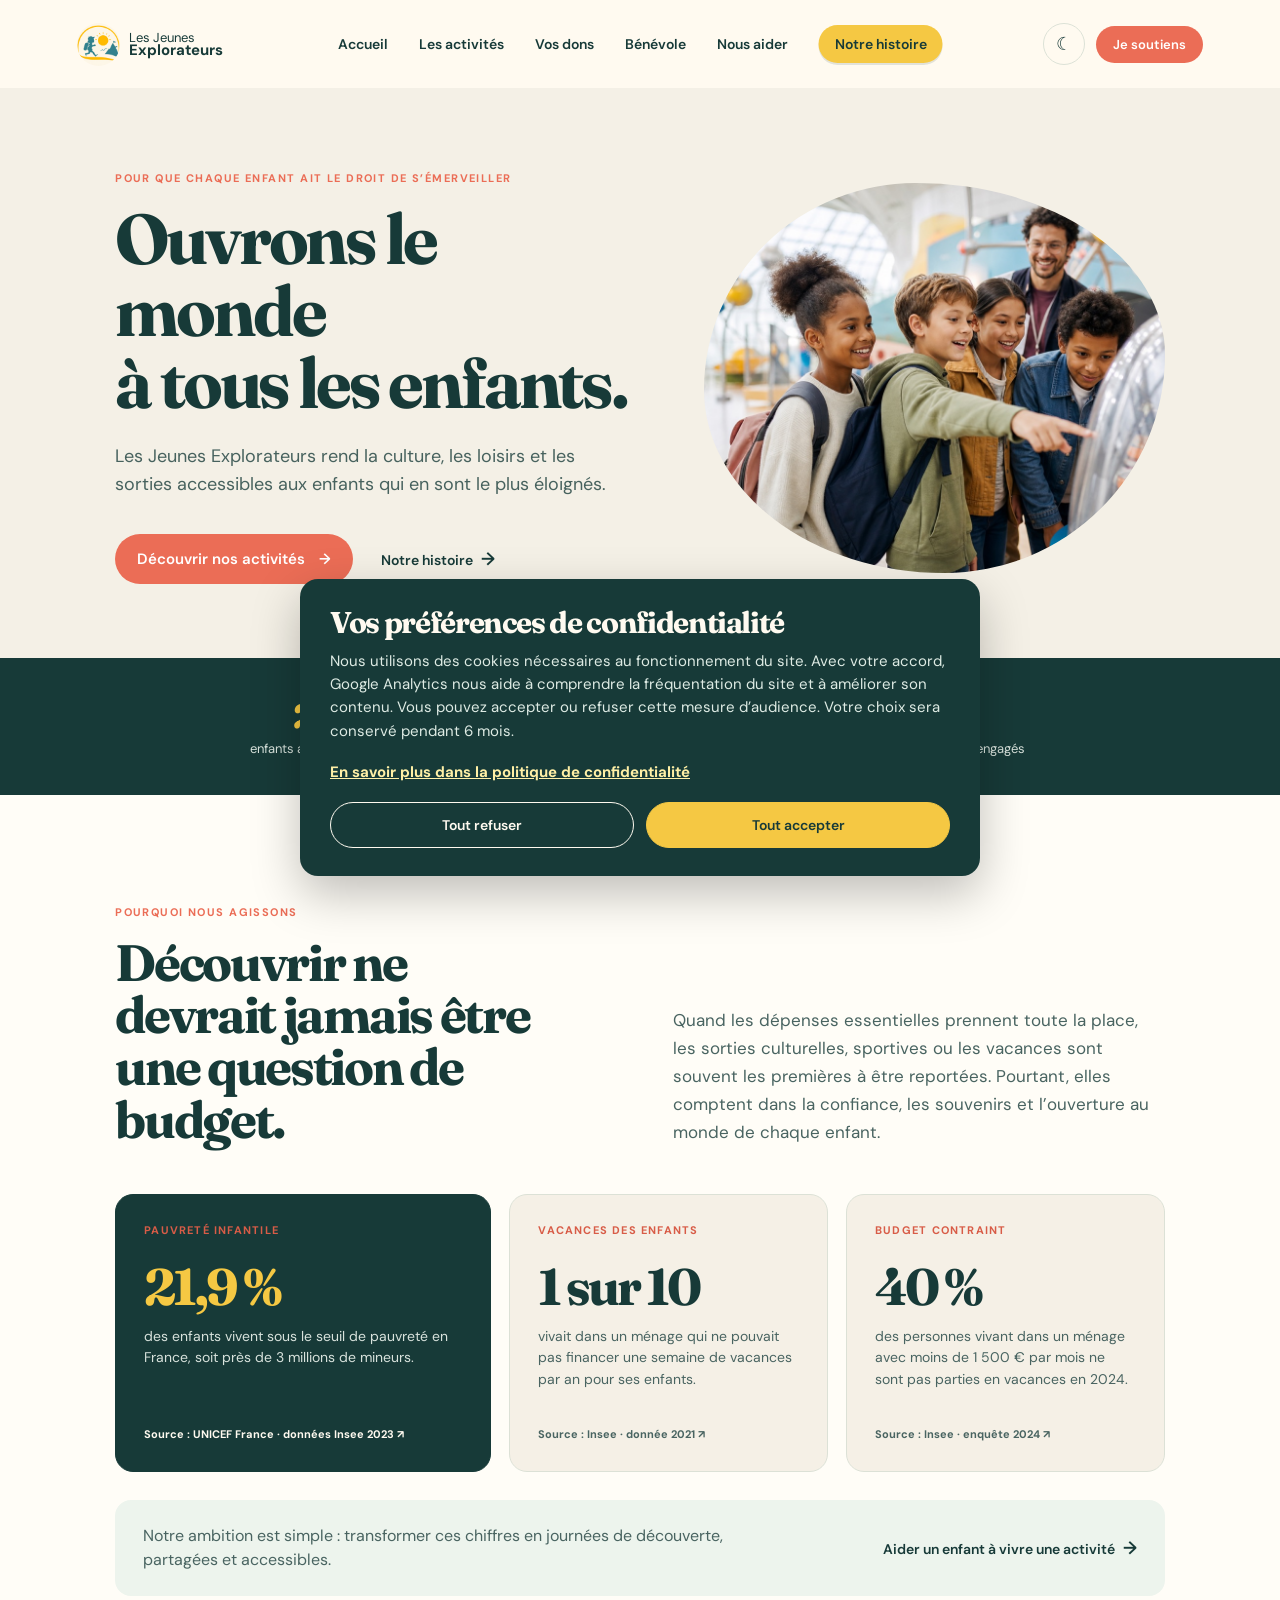
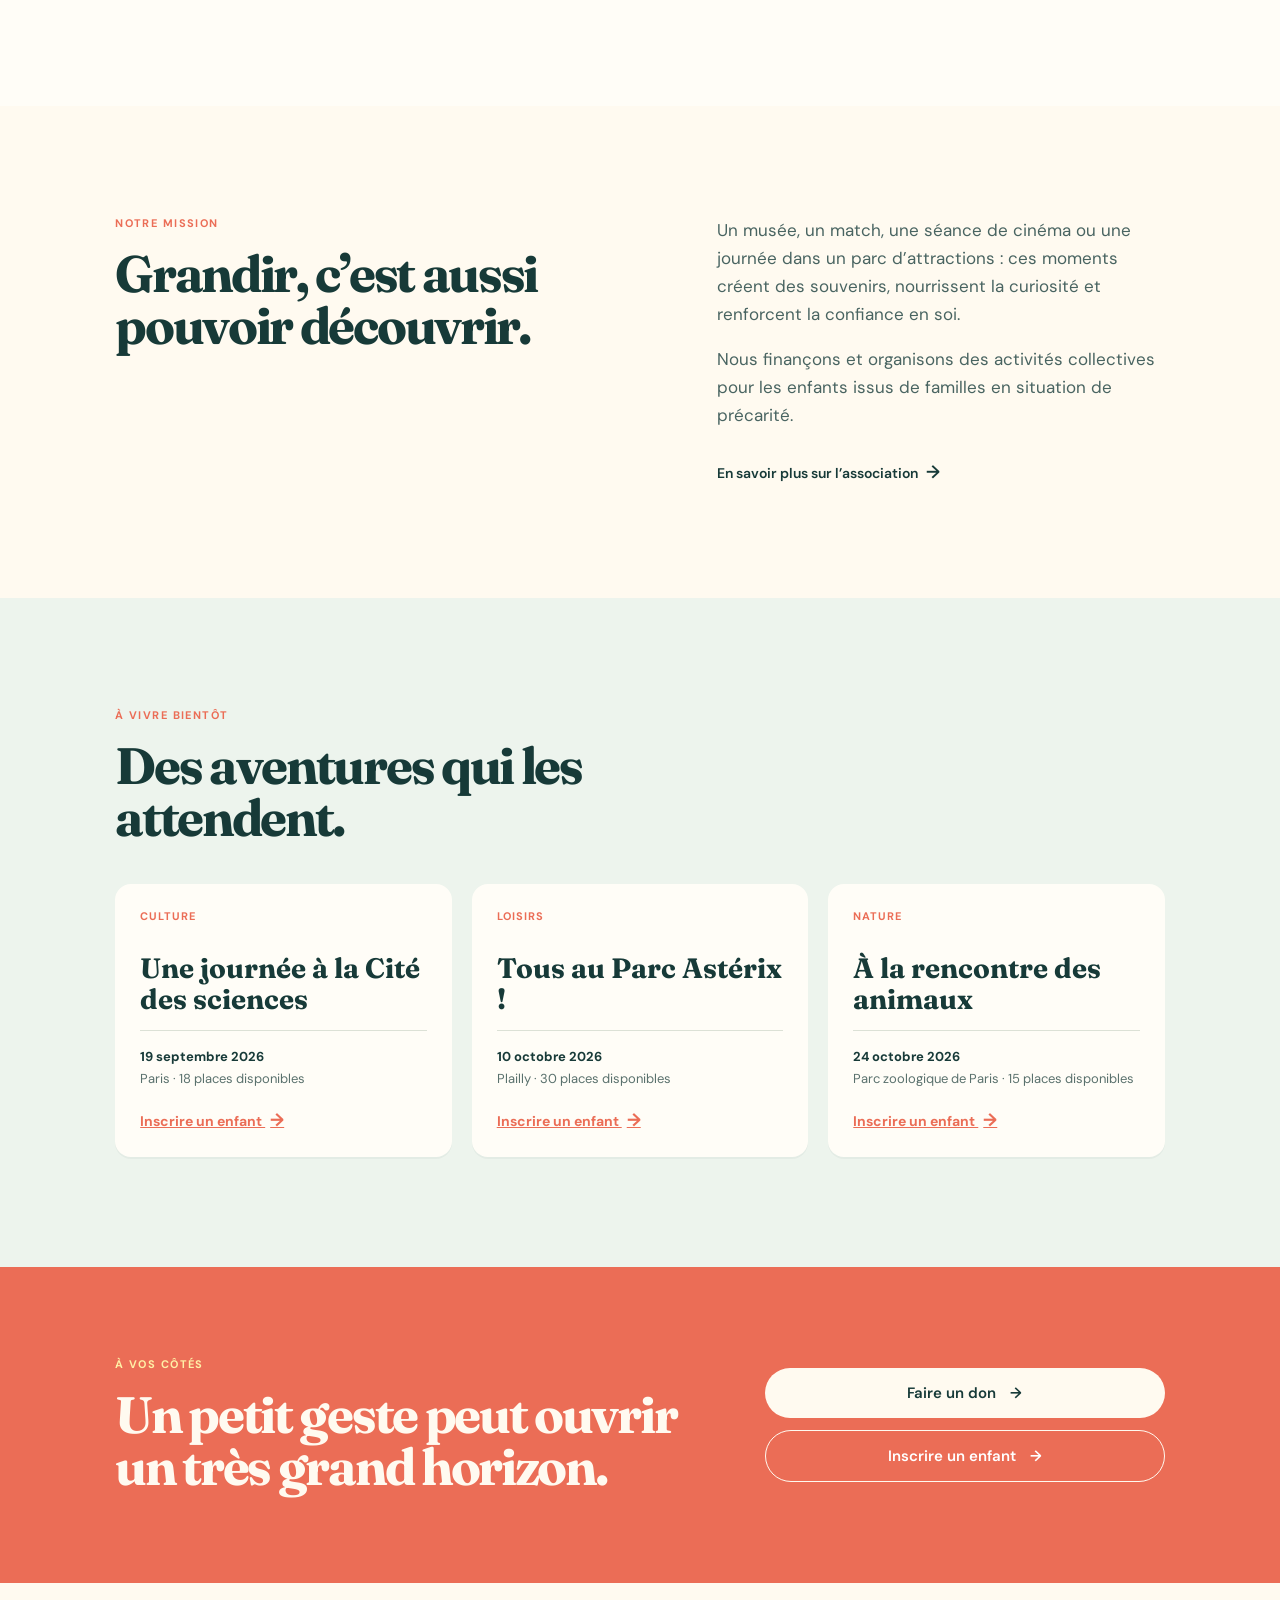
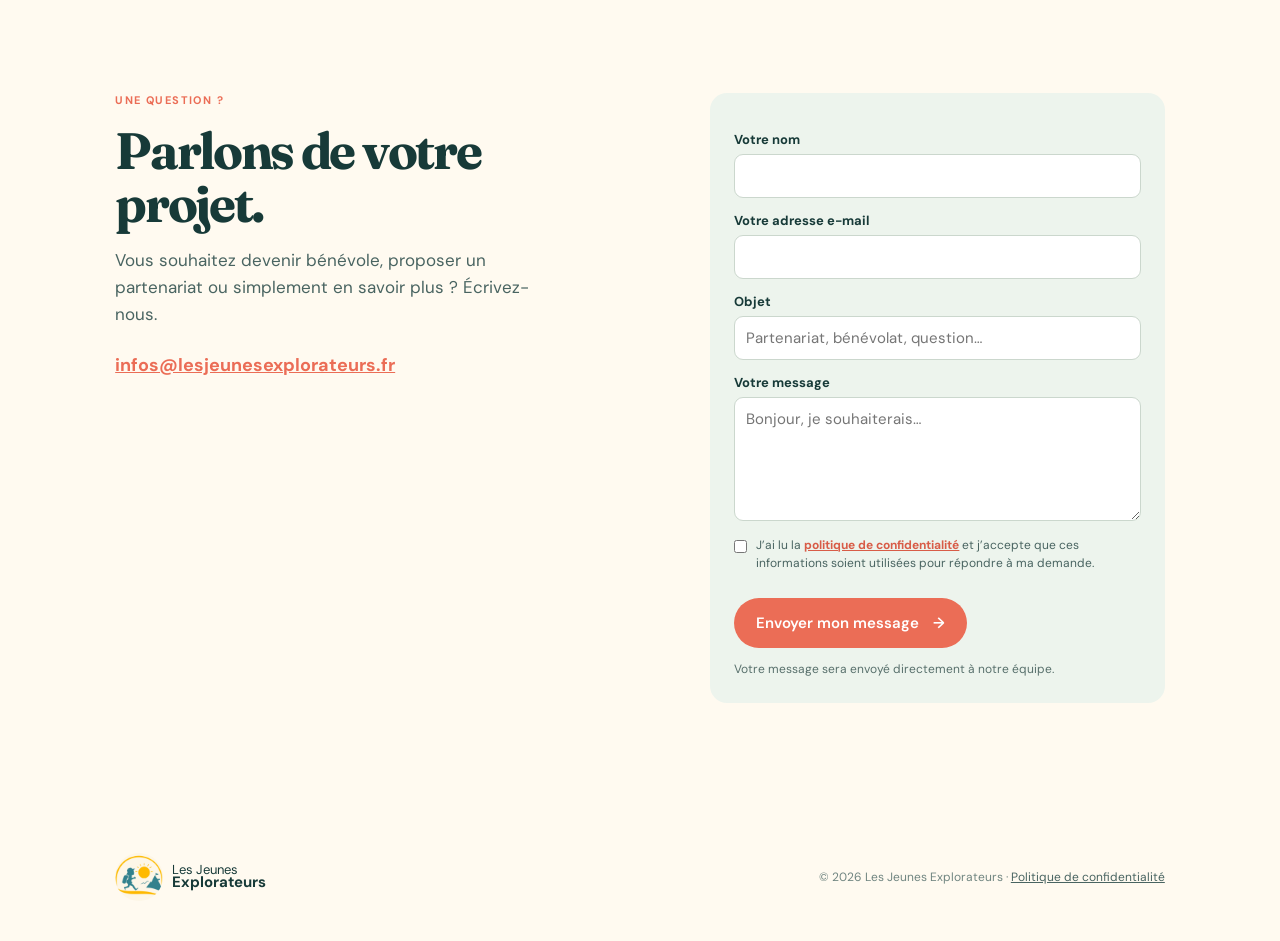
<file: index.html>
<!doctype html>
<html lang="fr">
  <head>
    <meta charset="UTF-8" />
    <meta name="viewport" content="width=device-width, initial-scale=1.0" />
    <meta name="theme-color" content="#173a38" />
    <meta name="apple-mobile-web-app-capable" content="yes" />
    <link rel="manifest" href="manifest.webmanifest" />
    <meta name="description" content="Les Jeunes Explorateurs ouvre les portes de la culture, du sport et des loisirs aux enfants." />
    <title>Les Jeunes Explorateurs — Association</title>
    <link rel="canonical" href="https://lesjeunesexplorateurs.fr/" />
    <link rel="icon" type="image/png" href="assets/images/favicon-64.png" />
    <link rel="apple-touch-icon" href="assets/images/apple-touch-icon.png" />
    <meta property="og:type" content="website" />
    <meta property="og:locale" content="fr_FR" />
    <meta property="og:site_name" content="Les Jeunes Explorateurs" />
    <meta property="og:title" content="Les Jeunes Explorateurs — Ouvrons le monde à tous les enfants" />
    <meta property="og:description" content="Les Jeunes Explorateurs rend la culture, les loisirs et les sorties accessibles aux enfants qui en sont le plus éloignés." />
    <meta property="og:url" content="https://lesjeunesexplorateurs.fr/" />
    <meta property="og:image" content="https://lesjeunesexplorateurs.fr/assets/images/sortie-musee-enfants.jpg" />
    <meta property="og:image:alt" content="Des enfants découvrent une exposition scientifique lors d’une sortie au musée" />
    <meta name="twitter:card" content="summary_large_image" />
    <meta name="twitter:title" content="Les Jeunes Explorateurs" />
    <meta name="twitter:description" content="Ouvrons le monde à tous les enfants." />
    <meta name="twitter:image" content="https://lesjeunesexplorateurs.fr/assets/images/sortie-musee-enfants.jpg" />
    <script type="application/ld+json">
      {
        "@context": "https://schema.org",
        "@type": "NGO",
        "name": "Les Jeunes Explorateurs",
        "url": "https://lesjeunesexplorateurs.fr/",
        "logo": "https://lesjeunesexplorateurs.fr/assets/images/logo-petits-explorateurs-512.png",
        "description": "Les Jeunes Explorateurs rend la culture, les loisirs et les sorties accessibles aux enfants.",
        "email": "infos@lesjeunesexplorateurs.fr"
      }
    </script>
    <link rel="preconnect" href="https://fonts.googleapis.com" />
    <link rel="preconnect" href="https://fonts.gstatic.com" crossorigin />
    <link href="https://fonts.googleapis.com/css2?family=DM+Sans:wght@400;500;600;700&family=Fraunces:opsz,wght@9..144,600;9..144,700&display=swap" rel="stylesheet" />
    <link rel="stylesheet" href="assets/css/styles.css" />
    <link rel="stylesheet" href="assets/css/page-transitions.css" />
    <script src="assets/js/page-transitions.js" defer></script>
    <link rel="stylesheet" href="assets/css/theme.css" />
    <script src="assets/js/theme.js" defer></script>
    <link rel="stylesheet" href="assets/css/logo.css" />
    <link rel="stylesheet" href="assets/css/navigation.css" />
    <link rel="stylesheet" href="assets/css/mobile-menu.css" />
    <script src="assets/js/mobile-menu.js" defer></script>
    <script src="assets/js/pwa.js" defer></script>
    <link rel="stylesheet" href="assets/css/contact.css" />
    <link rel="stylesheet" href="assets/css/privacy.css" />
    <link rel="stylesheet" href="assets/css/hero-photo.css" />
    <link rel="stylesheet" href="assets/css/activity-registration.css" />
    <link rel="stylesheet" href="assets/css/access-to-leisure.css" />
  </head>
  <body>
    <header class="site-header">
      <a class="brand" href="#accueil" aria-label="Les Jeunes Explorateurs, accueil">
        <img class="brand-logo" src="assets/images/logo-petits-explorateurs-512.png" alt="Logo Les Jeunes Aventuriers" />
        <span>Les Jeunes<br /><strong>Explorateurs</strong></span>
      </a>
      <nav aria-label="Navigation principale">
        <a href="#accueil">Accueil</a>
        <a href="#activites">Les activités</a>
        <a href="vos-dons.html">Vos dons</a>
        <a href="benevole.html">Bénévole</a>
        <a href="#agir">Nous aider</a>
        <a class="story-link" href="notre-histoire.html">Notre histoire</a>
      </nav>
      <button class="mobile-menu-toggle" type="button" aria-label="Ouvrir le menu" aria-expanded="false"><span></span><span></span><span></span></button>
      <a class="button button-small" href="#agir">Je soutiens</a>
    </header>

    <main id="accueil">
      <section class="hero">
        <div class="hero-copy">
          <p class="eyebrow">Pour que chaque enfant ait le droit de s’émerveiller</p>
          <h1>Ouvrons le monde<br />à tous les enfants.</h1>
          <p class="lead">Les Jeunes Explorateurs rend la culture, les loisirs et les sorties accessibles aux enfants qui en sont le plus éloignés.</p>
          <div class="hero-actions">
            <a class="button" href="#activites">Découvrir nos activités <span>→</span></a>
            <a class="text-link" href="notre-histoire.html">Notre histoire <span>→</span></a>
          </div>
        </div>
        <div class="hero-art">
          <img class="hero-photo" src="assets/images/sortie-musee-enfants.jpg" alt="Des enfants découvrent une exposition scientifique lors d’une sortie au musée" />
        </div>
      </section>

      <section class="impact" aria-label="Nos repères">
        <div><strong>20</strong><span>enfants accompagnés</span></div>
        <div><strong>2</strong><span>sorties organisées</span></div>
        <div><strong>1</strong><span>partenaires engagés</span></div>
      </section>

      <section class="access-to-leisure section" aria-labelledby="access-title">
        <div class="access-intro">
          <p class="eyebrow">Pourquoi nous agissons</p>
          <h2 id="access-title">Découvrir ne devrait jamais être une question de budget.</h2>
          <p>Quand les dépenses essentielles prennent toute la place, les sorties culturelles, sportives ou les vacances sont souvent les premières à être reportées. Pourtant, elles comptent dans la confiance, les souvenirs et l’ouverture au monde de chaque enfant.</p>
        </div>

        <div class="access-data" aria-label="Quelques chiffres sur la précarité et les vacances">
          <article class="data-card data-card-main">
            <span class="data-label">Pauvreté infantile</span>
            <strong>21,9&nbsp;%</strong>
            <p>des enfants vivent sous le seuil de pauvreté en France, soit près de 3 millions de mineurs.</p>
            <a href="https://www.unicef.fr/actions-humanitaires/observatoire-des-droits-de-lenfant/analyses-et-chiffres-cles-pauvrete/" target="_blank" rel="noopener noreferrer">Source : UNICEF France · données Insee 2023 <span>↗</span></a>
          </article>

          <article class="data-card">
            <span class="data-label">Vacances des enfants</span>
            <strong>1 sur 10</strong>
            <p>vivait dans un ménage qui ne pouvait pas financer une semaine de vacances par an pour ses enfants.</p>
            <a href="https://www.insee.fr/fr/statistiques/7702766" target="_blank" rel="noopener noreferrer">Source : Insee · donnée 2021 <span>↗</span></a>
          </article>

          <article class="data-card">
            <span class="data-label">Budget contraint</span>
            <strong>40&nbsp;%</strong>
            <p>des personnes vivant dans un ménage avec moins de 1&nbsp;500&nbsp;€ par mois ne sont pas parties en vacances en 2024.</p>
            <a href="https://www.insee.fr/fr/statistiques/7653005" target="_blank" rel="noopener noreferrer">Source : Insee · enquête 2024 <span>↗</span></a>
          </article>
        </div>

        <div class="access-action">
          <p>Notre ambition est simple : transformer ces chiffres en journées de découverte, partagées et accessibles.</p>
          <a class="text-link" href="#agir">Aider un enfant à vivre une activité <span>→</span></a>
        </div>
      </section>

      <section id="mission" class="mission section">
        <div><p class="eyebrow">Notre mission</p><h2>Grandir, c’est aussi pouvoir découvrir.</h2></div>
        <div class="mission-text"><p>Un musée, un match, une séance de cinéma ou une journée dans un parc d’attractions : ces moments créent des souvenirs, nourrissent la curiosité et renforcent la confiance en soi.</p><p>Nous finançons et organisons des activités collectives pour les enfants issus de familles en situation de précarité.</p><a class="text-link" href="notre-histoire.html">En savoir plus sur l’association <span>→</span></a></div>
      </section>

      <section id="activites" class="activities section">
        <div class="section-heading"><div><p class="eyebrow">À vivre bientôt</p><h2>Des aventures qui les attendent.</h2></div></div>
        <div id="activity-list" class="activity-grid" aria-live="polite"></div>
        <p id="empty-state" class="empty-state" hidden>Aucune activité programmée pour le moment.</p>
      </section>

      <section id="agir" class="cta">
        <div><p class="eyebrow">À vos côtés</p><h2>Un petit geste peut ouvrir un très grand horizon.</h2></div>
        <div class="cta-options"><button class="button light-button" data-open-modal="don">Faire un don <span>→</span></button><a class="button outline-button" href="inscription.html">Inscrire un enfant <span>→</span></a></div>
      </section>

      <section id="contact" class="contact section">
        <div>
          <p class="eyebrow">Une question ?</p>
          <h2>Parlons de votre projet.</h2>
          <p class="contact-copy">Vous souhaitez devenir bénévole, proposer un partenariat ou simplement en savoir plus ? Écrivez-nous.</p>
          <a class="email-link" href="mailto:infos@lesjeunesexplorateurs.fr">infos@lesjeunesexplorateurs.fr</a>
        </div>
        <form id="contact-form" class="contact-form">
          <label>Votre nom<input required name="name" autocomplete="name" minlength="2" maxlength="120" /></label>
          <label>Votre adresse e-mail<input required type="email" name="email" autocomplete="email" maxlength="254" /></label>
          <label>Objet<input required name="subject" maxlength="150" placeholder="Partenariat, bénévolat, question…" /></label>
          <label>Votre message<textarea required name="message" rows="5" minlength="10" maxlength="4000" placeholder="Bonjour, je souhaiterais…"></textarea></label>
          <label class="contact-honeypot" aria-hidden="true">Ne pas remplir ce champ<input name="company" tabindex="-1" autocomplete="off" /></label>
          <label class="privacy-check"><input required type="checkbox" name="privacy" /> <span>J’ai lu la <a href="confidentialite.html">politique de confidentialité</a> et j’accepte que ces informations soient utilisées pour répondre à ma demande.</span></label>
          <button class="button" type="submit">Envoyer mon message <span>→</span></button>
          <p class="form-note" id="contact-form-status" aria-live="polite">Votre message sera envoyé directement à notre équipe.</p>
        </form>
      </section>
    </main>

    <footer><a class="brand" href="#accueil"><img class="brand-logo" src="assets/images/logo-petits-explorateurs-512.png" alt="Logo Les Jeunes Explorateurs" /><span>Les Jeunes<br /><strong>Explorateurs</strong></span></a><p>© 2026 Les Jeunes Explorateurs · <a class="footer-link" href="confidentialite.html">Politique de confidentialité</a></p></footer>

    <dialog id="form-modal">
      <button class="close" aria-label="Fermer">×</button>
      <div id="modal-content"></div>
    </dialog>
    <script src="assets/js/supabase-config.js"></script>
    <script src="assets/js/stripe-config.js"></script>
    <script src="assets/js/app.js"></script>
    <script src="assets/js/cookie.js"></script>
  </body>
</html>
</file>
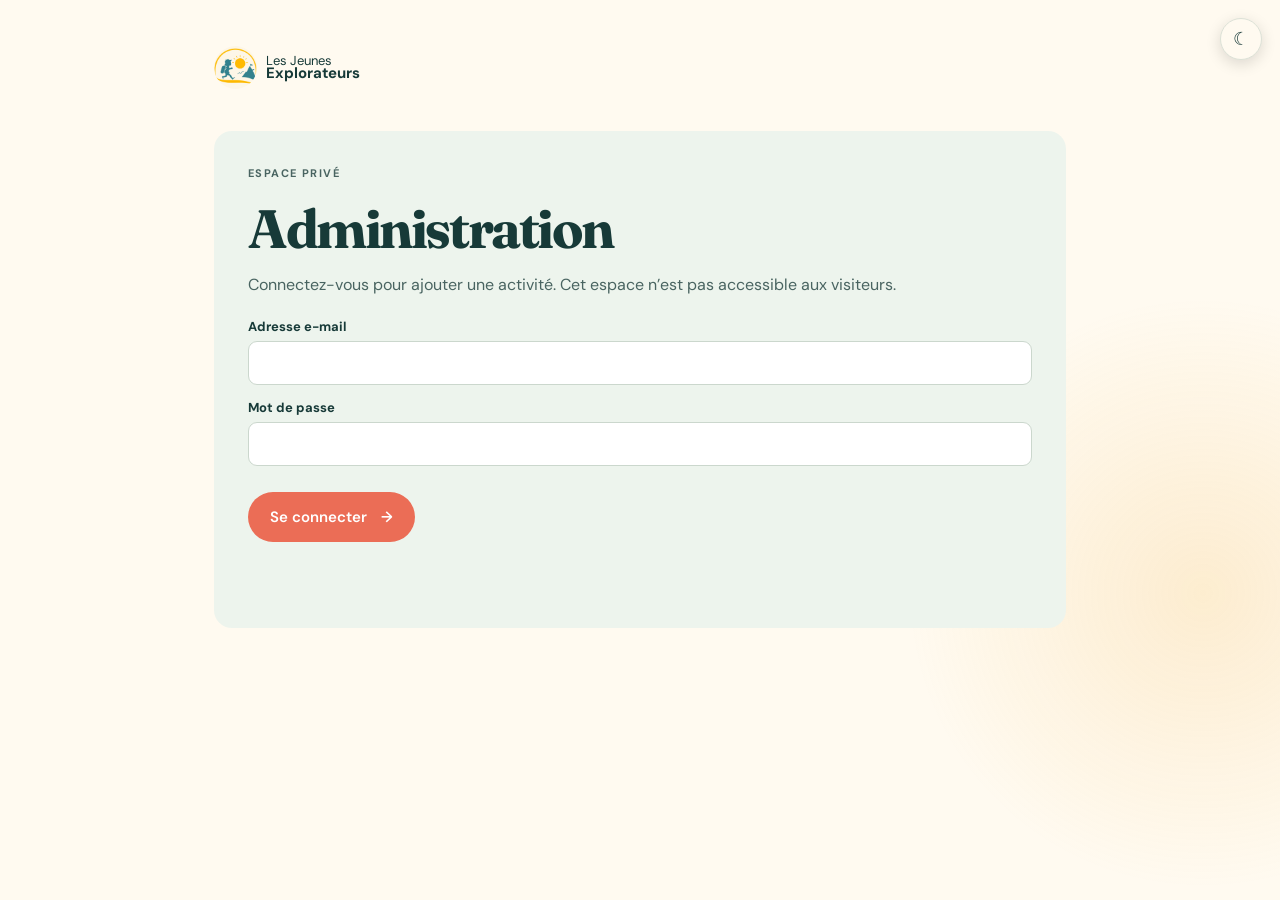
<file: admin.html>
<!doctype html>
<html lang="fr">
  <head>
    <meta charset="UTF-8" />
    <meta name="viewport" content="width=device-width, initial-scale=1.0" />
    <meta name="theme-color" content="#173a38" />
    <meta name="apple-mobile-web-app-capable" content="yes" />
    <link rel="manifest" href="manifest.webmanifest" />
    <meta name="robots" content="noindex, nofollow" />
    <title>Administration - Les Jeunes Explorateurs</title>
    <link rel="icon" type="image/png" href="assets/images/favicon-64.png" />
    <link rel="apple-touch-icon" href="assets/images/apple-touch-icon.png" />
    <link rel="preconnect" href="https://fonts.googleapis.com" />
    <link rel="preconnect" href="https://fonts.gstatic.com" crossorigin />
    <link href="https://fonts.googleapis.com/css2?family=DM+Sans:wght@400;500;600;700&family=Fraunces:opsz,wght@9..144,600;9..144,700&display=swap" rel="stylesheet" />
    <link rel="stylesheet" href="assets/css/styles.css" />
    <link rel="stylesheet" href="assets/css/page-transitions.css" />
    <script src="assets/js/page-transitions.js" defer></script>
    <link rel="stylesheet" href="assets/css/theme.css" />
    <script src="assets/js/theme.js" defer></script>
    <script src="assets/js/pwa.js" defer></script>
    <link rel="stylesheet" href="assets/css/logo.css" />
    <link rel="stylesheet" href="assets/css/admin.css" />
  </head>
  <body>
    <main class="admin-page">
      <a class="brand" href="index.html"><img class="brand-logo" src="assets/images/logo-petits-explorateurs-512.png" alt="Logo Les Jeunes Les Jeunes Aventuriers" /><span>Les Jeunes<br /><strong>Explorateurs</strong></span></a>
      <section id="login-panel" class="admin-card">
        <p class="eyebrow">Espace privé</p><h1>Administration</h1>
        <p>Connectez-vous pour ajouter une activité. Cet espace n’est pas accessible aux visiteurs.</p>
        <form id="login-form"><label>Adresse e-mail<input name="email" type="email" autocomplete="email" required /></label><label>Mot de passe<input name="password" type="password" autocomplete="current-password" required /></label><button class="button" type="submit">Se connecter <span>→</span></button></form>
        <p id="login-message" class="admin-message" aria-live="polite"></p>
      </section>
      <section id="dashboard-panel" class="admin-card" hidden>
        <div class="admin-heading"><div><p class="eyebrow">Espace privé</p><h1>Gérer les activités et les bénévoles</h1></div><button id="logout-button" class="text-link" type="button">Se déconnecter</button></div>
        <p>Ajoutez, modifiez ou retirez les sorties proposées sur le site et gardez votre équipe de bénévoles à jour.</p>

        <section class="admin-form-section" aria-labelledby="activity-form-title">
          <div class="admin-section-heading"><h2 id="activity-form-title">Ajouter une activité</h2><button id="cancel-edit-button" class="text-link" type="button" hidden>Annuler la modification</button></div>
          <form id="activity-admin-form"><label>Titre<input name="title" required maxlength="160" placeholder="Ex. Journée au musée" /></label><label>Date<input name="date" type="date" required /></label><label>Lieu<input name="place" required maxlength="160" placeholder="Ex. Musée d'Orsay" /></label><label>Places disponibles<input name="spots" type="number" min="1" max="500" value="20" required /></label><label>Catégorie<select name="category"><option>Culture</option><option>Loisirs</option><option>Nature</option><option>Sport</option></select></label><label class="admin-checkbox"><input name="published" type="checkbox" checked /> <span>Rendre cette activité visible sur le site</span></label><button id="activity-submit-button" class="button" type="submit">Publier l’activité <span>→</span></button></form>
          <p id="activity-message" class="admin-message" aria-live="polite"></p>
        </section>

        <section class="admin-activities" aria-labelledby="admin-activities-title">
          <div class="admin-section-heading"><h2 id="admin-activities-title">Toutes les activités</h2><span id="activities-count" class="activities-count">0 activité</span></div>
          <div id="admin-activity-list" class="admin-activity-list" aria-live="polite"></div>
        </section>

        <section class="admin-form-section admin-volunteer-form-section" aria-labelledby="volunteer-form-title">
          <div class="admin-section-heading"><h2 id="volunteer-form-title">Ajouter un bénévole</h2><button id="cancel-volunteer-edit-button" class="text-link" type="button" hidden>Annuler la modification</button></div>
          <form id="volunteer-admin-form">
            <div class="admin-volunteer-form-grid">
              <label>Prénom<input name="first_name" required maxlength="80" autocomplete="given-name" placeholder="Ex. Camille" /></label>
              <label>Nom<input name="last_name" required maxlength="100" autocomplete="family-name" placeholder="Ex. Martin" /></label>
              <label>Adresse e-mail<input name="email" type="email" required maxlength="254" autocomplete="email" placeholder="camille@example.com" /></label>
              <label>Téléphone<input name="phone" type="tel" required maxlength="30" autocomplete="tel" placeholder="06 12 34 56 78" /></label>
              <label>Âge<input name="age" type="number" required min="1" max="120" inputmode="numeric" placeholder="Ex. 32" /></label>
              <label>Ville de résidence<input name="city" required maxlength="120" autocomplete="address-level2" placeholder="Ex. Fort-de-France" /></label>
            </div>
            <button id="volunteer-submit-button" class="button" type="submit">Ajouter le bénévole <span>→</span></button>
          </form>
          <p id="volunteer-admin-message" class="admin-message" aria-live="polite"></p>
        </section>

        <section class="admin-activities admin-volunteers" aria-labelledby="admin-volunteers-title">
          <div class="admin-section-heading"><h2 id="admin-volunteers-title">Tous les bénévoles</h2><span id="volunteers-count" class="activities-count">0 bénévole</span></div>
          <div id="admin-volunteer-list" class="admin-volunteer-list" aria-live="polite"></div>
        </section>
      </section>
    </main>
    <script src="assets/js/supabase-config.js"></script>
    <script src="assets/js/admin.js"></script>
  </body>
</html>
</file>
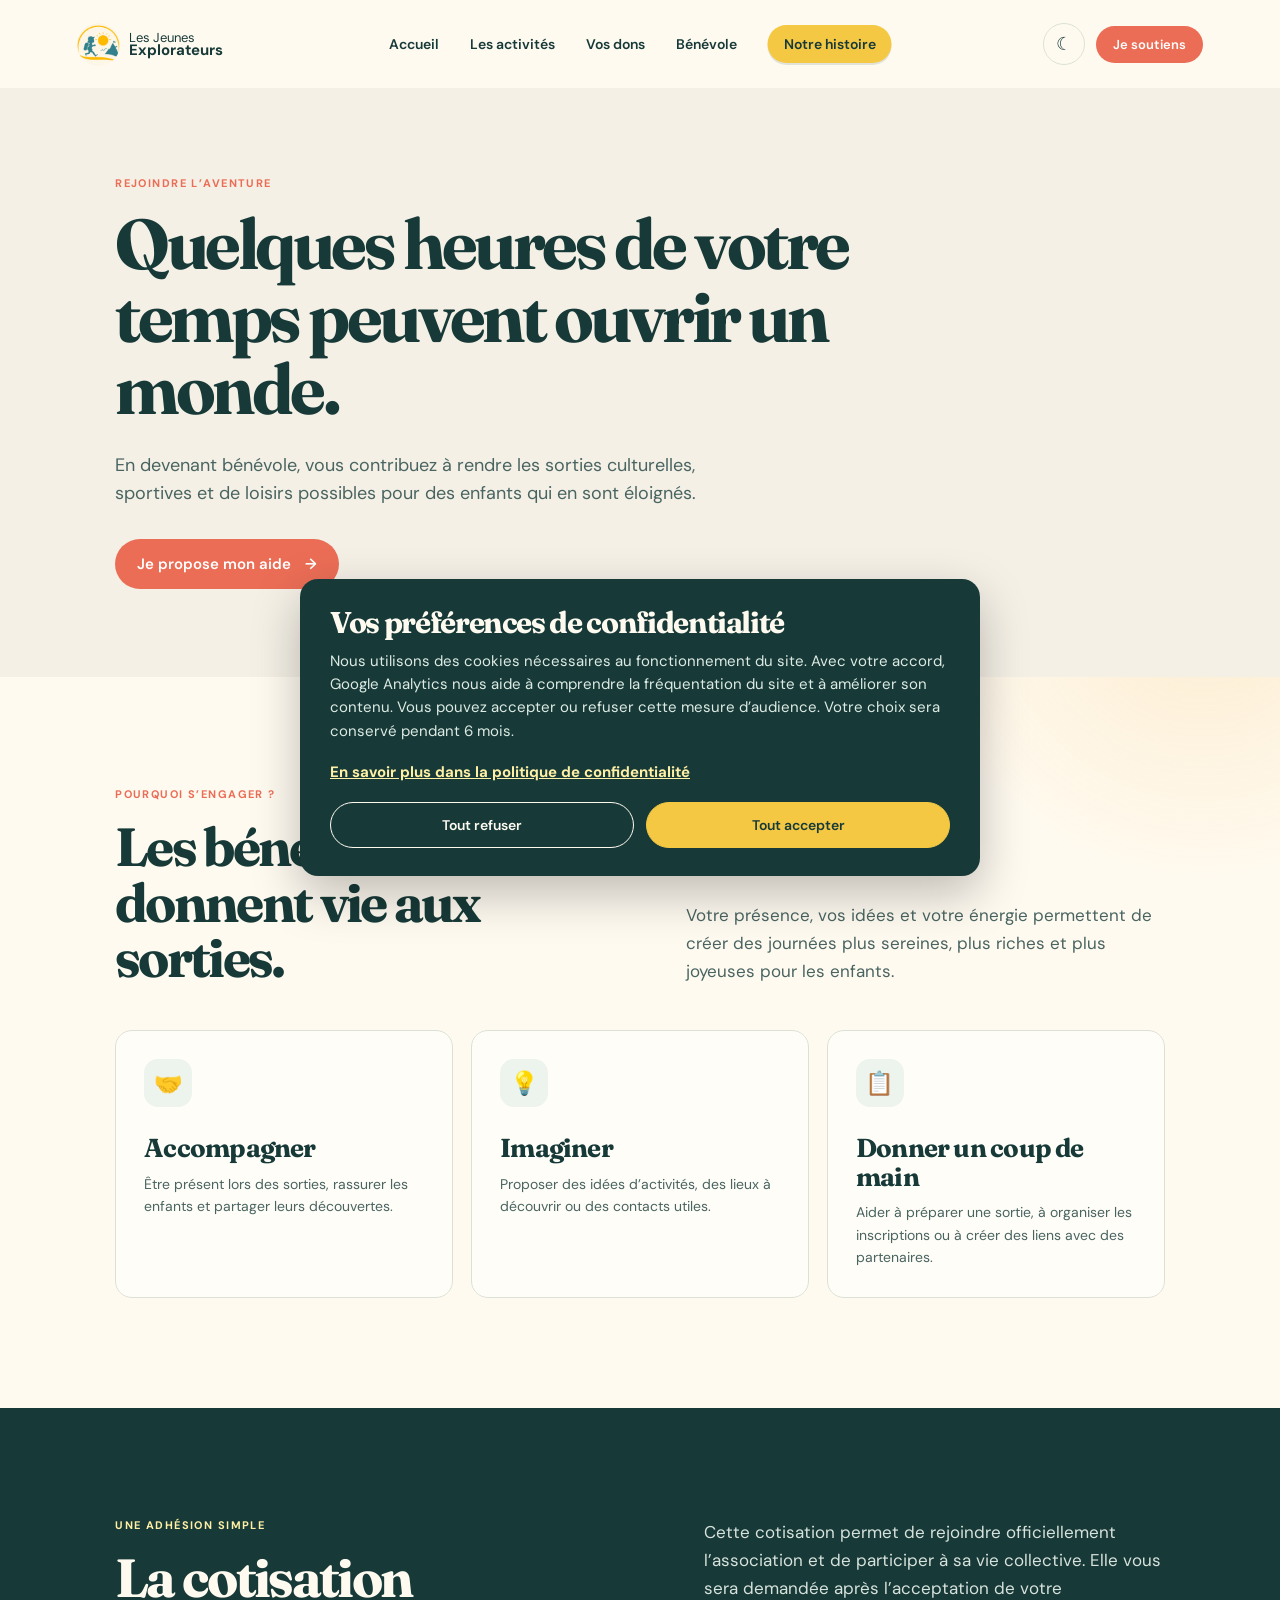
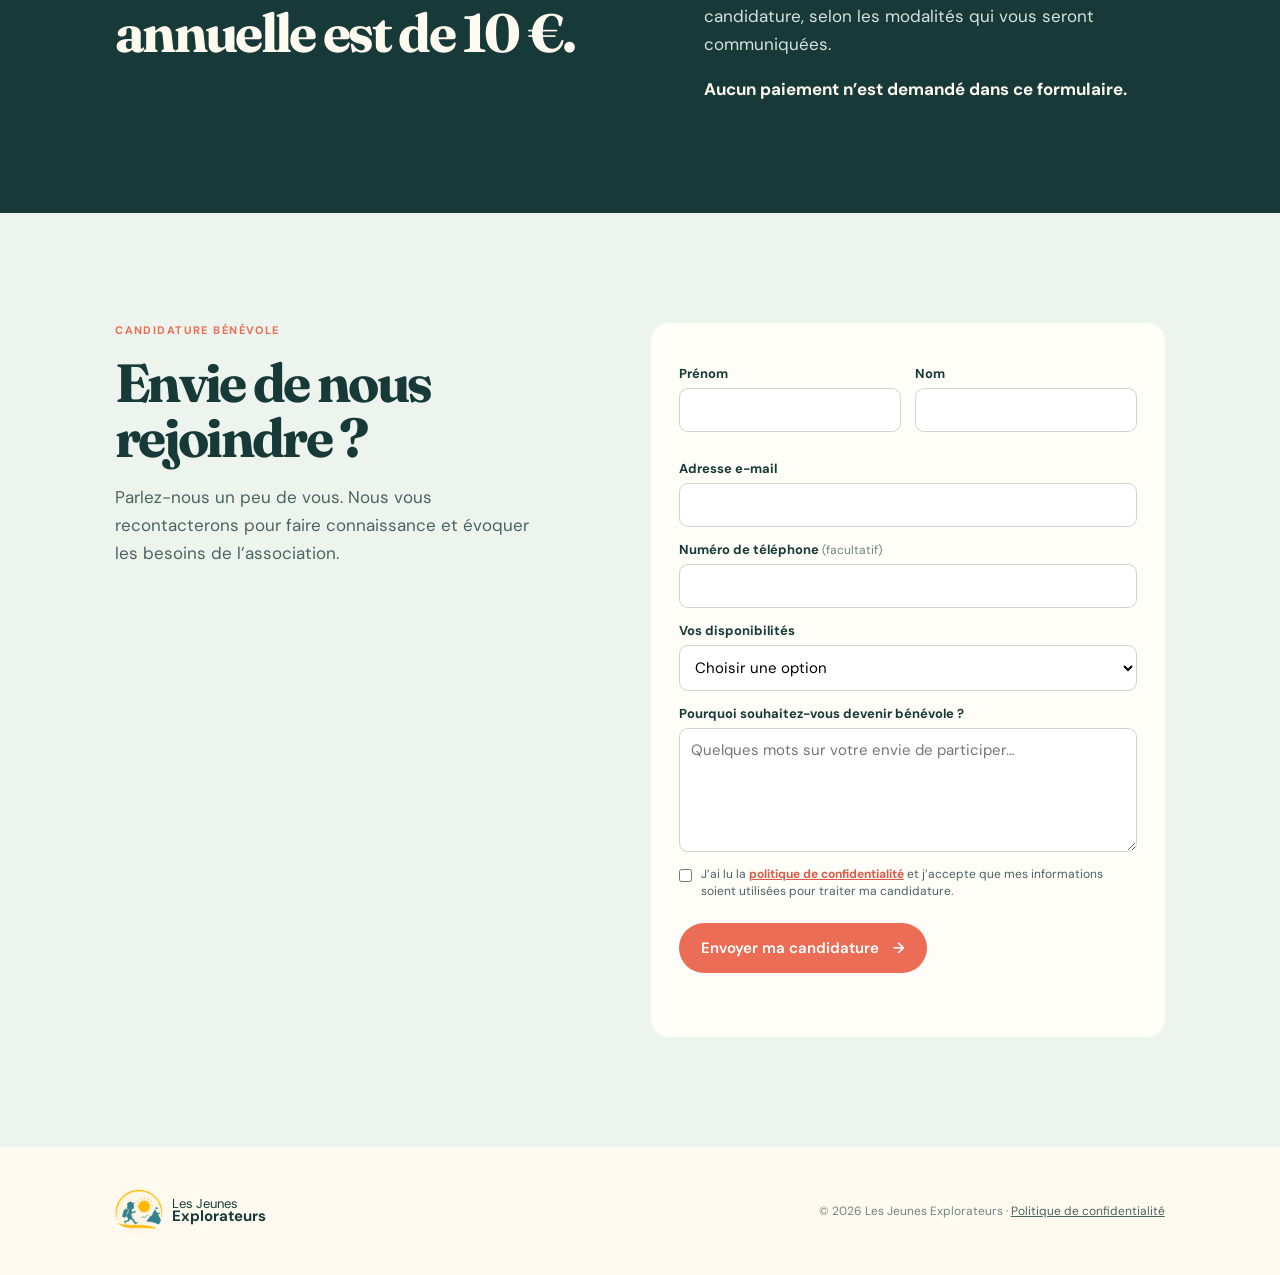
<file: benevole.html>
<!doctype html>
<html lang="fr">
  <head>
    <meta charset="UTF-8" />
    <meta name="viewport" content="width=device-width, initial-scale=1.0" />
    <meta name="theme-color" content="#173a38" />
    <meta name="apple-mobile-web-app-capable" content="yes" />
    <link rel="manifest" href="manifest.webmanifest" />
    <meta name="description" content="Rejoignez Les Jeunes Explorateurs comme bénévole et aidez les enfants à vivre de nouvelles découvertes." />
    <title>Devenir bénévole — Les Jeunes Explorateurs</title>
    <link rel="canonical" href="https://lesjeunesexplorateurs.fr/benevole.html" />
    <link rel="icon" type="image/png" href="assets/images/favicon-64.png" />
    <link rel="apple-touch-icon" href="assets/images/apple-touch-icon.png" />
    <meta property="og:type" content="website" />
    <meta property="og:locale" content="fr_FR" />
    <meta property="og:site_name" content="Les Jeunes Explorateurs" />
    <meta property="og:title" content="Devenir bénévole — Les Jeunes Explorateurs" />
    <meta property="og:description" content="Rejoignez les Jeunes Explorateurs et aidez les enfants à vivre de nouvelles découvertes." />
    <meta property="og:url" content="https://lesjeunesexplorateurs.fr/benevole.html" />
    <meta property="og:image" content="https://lesjeunesexplorateurs.fr/assets/images/sortie-musee-enfants.jpg" />
    <meta property="og:image:alt" content="Des enfants découvrent une exposition scientifique lors d’une sortie au musée" />
    <meta name="twitter:card" content="summary_large_image" />
    <meta name="twitter:title" content="Devenir bénévole — Les Jeunes Explorateurs" />
    <meta name="twitter:description" content="Rejoignez les Jeunes Explorateurs et aidez les enfants à vivre de nouvelles découvertes." />
    <meta name="twitter:image" content="https://lesjeunesexplorateurs.fr/assets/images/sortie-musee-enfants.jpg" />
    <link rel="preconnect" href="https://fonts.googleapis.com" />
    <link rel="preconnect" href="https://fonts.gstatic.com" crossorigin />
    <link href="https://fonts.googleapis.com/css2?family=DM+Sans:wght@400;500;600;700&family=Fraunces:opsz,wght@9..144,600;9..144,700&display=swap" rel="stylesheet" />
    <link rel="stylesheet" href="assets/css/styles.css" />
    <link rel="stylesheet" href="assets/css/page-transitions.css" />
    <script src="assets/js/page-transitions.js" defer></script>
    <link rel="stylesheet" href="assets/css/theme.css" />
    <script src="assets/js/theme.js" defer></script>
    <link rel="stylesheet" href="assets/css/logo.css" />
    <link rel="stylesheet" href="assets/css/navigation.css" />
    <link rel="stylesheet" href="assets/css/mobile-menu.css" />
    <script src="assets/js/mobile-menu.js" defer></script>
    <script src="assets/js/pwa.js" defer></script>
    <link rel="stylesheet" href="assets/css/privacy.css" />
    <link rel="stylesheet" href="assets/css/volunteers.css" />
  </head>
  <body>
    <header class="site-header">
      <a class="brand" href="index.html" aria-label="Les Jeunes Explorateurs, accueil"><img class="brand-logo" src="assets/images/logo-petits-explorateurs-512.png" alt="Logo Les Jeunes Explorateurs" /><span>Les Jeunes<br /><strong>Explorateurs</strong></span></a>
      <nav aria-label="Navigation principale">
        <a href="index.html#accueil">Accueil</a>
        <a href="index.html#activites">Les activités</a>
        <a href="vos-dons.html">Vos dons</a>
        <a class="volunteer-link" href="benevole.html" aria-current="page">Bénévole</a>
        <a class="story-link" href="notre-histoire.html">Notre histoire</a>
      </nav>
      <button class="mobile-menu-toggle" type="button" aria-label="Ouvrir le menu" aria-expanded="false"><span></span><span></span><span></span></button>
      <a class="button button-small" href="index.html#agir">Je soutiens</a>
    </header>

    <main>
      <section class="volunteer-hero">
        <div>
          <p class="eyebrow">Rejoindre l’aventure</p>
          <h1>Quelques heures de votre temps peuvent ouvrir un monde.</h1>
          <p>En devenant bénévole, vous contribuez à rendre les sorties culturelles, sportives et de loisirs possibles pour des enfants qui en sont éloignés.</p>
          <a class="button" href="#candidature">Je propose mon aide <span>→</span></a>
        </div>
      </section>

      <section class="volunteer-roles section" aria-labelledby="roles-title">
        <div class="volunteer-heading">
          <p class="eyebrow">Pourquoi s’engager ?</p>
          <h2 id="roles-title">Les bénévoles donnent vie aux sorties.</h2>
          <p>Votre présence, vos idées et votre énergie permettent de créer des journées plus sereines, plus riches et plus joyeuses pour les enfants.</p>
        </div>
        <div class="role-grid">
          <article class="role-card"><span aria-hidden="true">🤝</span><h3>Accompagner</h3><p>Être présent lors des sorties, rassurer les enfants et partager leurs découvertes.</p></article>
          <article class="role-card"><span aria-hidden="true">💡</span><h3>Imaginer</h3><p>Proposer des idées d’activités, des lieux à découvrir ou des contacts utiles.</p></article>
          <article class="role-card"><span aria-hidden="true">📋</span><h3>Donner un coup de main</h3><p>Aider à préparer une sortie, à organiser les inscriptions ou à créer des liens avec des partenaires.</p></article>
        </div>
      </section>

      <section class="membership-section section">
        <div><p class="eyebrow">Une adhésion simple</p><h2>La cotisation annuelle est de 10&nbsp;€.</h2></div>
        <div><p>Cette cotisation permet de rejoindre officiellement l’association et de participer à sa vie collective. Elle vous sera demandée après l’acceptation de votre candidature, selon les modalités qui vous seront communiquées.</p><p class="membership-note">Aucun paiement n’est demandé dans ce formulaire.</p></div>
      </section>

      <section id="candidature" class="volunteer-form-section section" aria-labelledby="application-title">
        <div class="volunteer-form-intro"><p class="eyebrow">Candidature bénévole</p><h2 id="application-title">Envie de nous rejoindre ?</h2><p>Parlez-nous un peu de vous. Nous vous recontacterons pour faire connaissance et évoquer les besoins de l’association.</p></div>
        <form id="volunteer-form" class="volunteer-form">
          <div class="form-grid"><label>Prénom<input name="first_name" autocomplete="given-name" required maxlength="80" /></label><label>Nom<input name="last_name" autocomplete="family-name" required maxlength="100" /></label></div>
          <label>Adresse e-mail<input name="email" type="email" autocomplete="email" required maxlength="254" /></label>
          <label>Numéro de téléphone <span class="optional">(facultatif)</span><input name="phone" type="tel" autocomplete="tel" maxlength="30" /></label>
          <label>Vos disponibilités<select name="availability" required><option value="">Choisir une option</option><option>En semaine</option><option>Le week-end</option><option>Selon mes disponibilités</option></select></label>
          <label>Pourquoi souhaitez-vous devenir bénévole ?<textarea name="motivation" required minlength="10" maxlength="2000" rows="5" placeholder="Quelques mots sur votre envie de participer…"></textarea></label>
          <label class="privacy-check"><input name="privacy" type="checkbox" required /> <span>J’ai lu la <a href="confidentialite.html">politique de confidentialité</a> et j’accepte que mes informations soient utilisées pour traiter ma candidature.</span></label>
          <input class="website-field" type="text" name="website" tabindex="-1" autocomplete="off" aria-hidden="true" />
          <button class="button" type="submit">Envoyer ma candidature <span>→</span></button>
          <p id="volunteer-message" class="form-note" aria-live="polite"></p>
        </form>
      </section>
    </main>

    <footer><a class="brand" href="index.html"><img class="brand-logo" src="assets/images/logo-petits-explorateurs-512.png" alt="Logo Les Jeunes Explorateurs" /><span>Les Jeunes<br /><strong>Explorateurs</strong></span></a><p>© 2026 Les Jeunes Explorateurs · <a class="footer-link" href="confidentialite.html">Politique de confidentialité</a></p></footer>
    <script src="assets/js/supabase-config.js"></script>
    <script src="assets/js/volunteers.js"></script>
    <script src="assets/js/cookie.js"></script>
  </body>
</html>
</file>
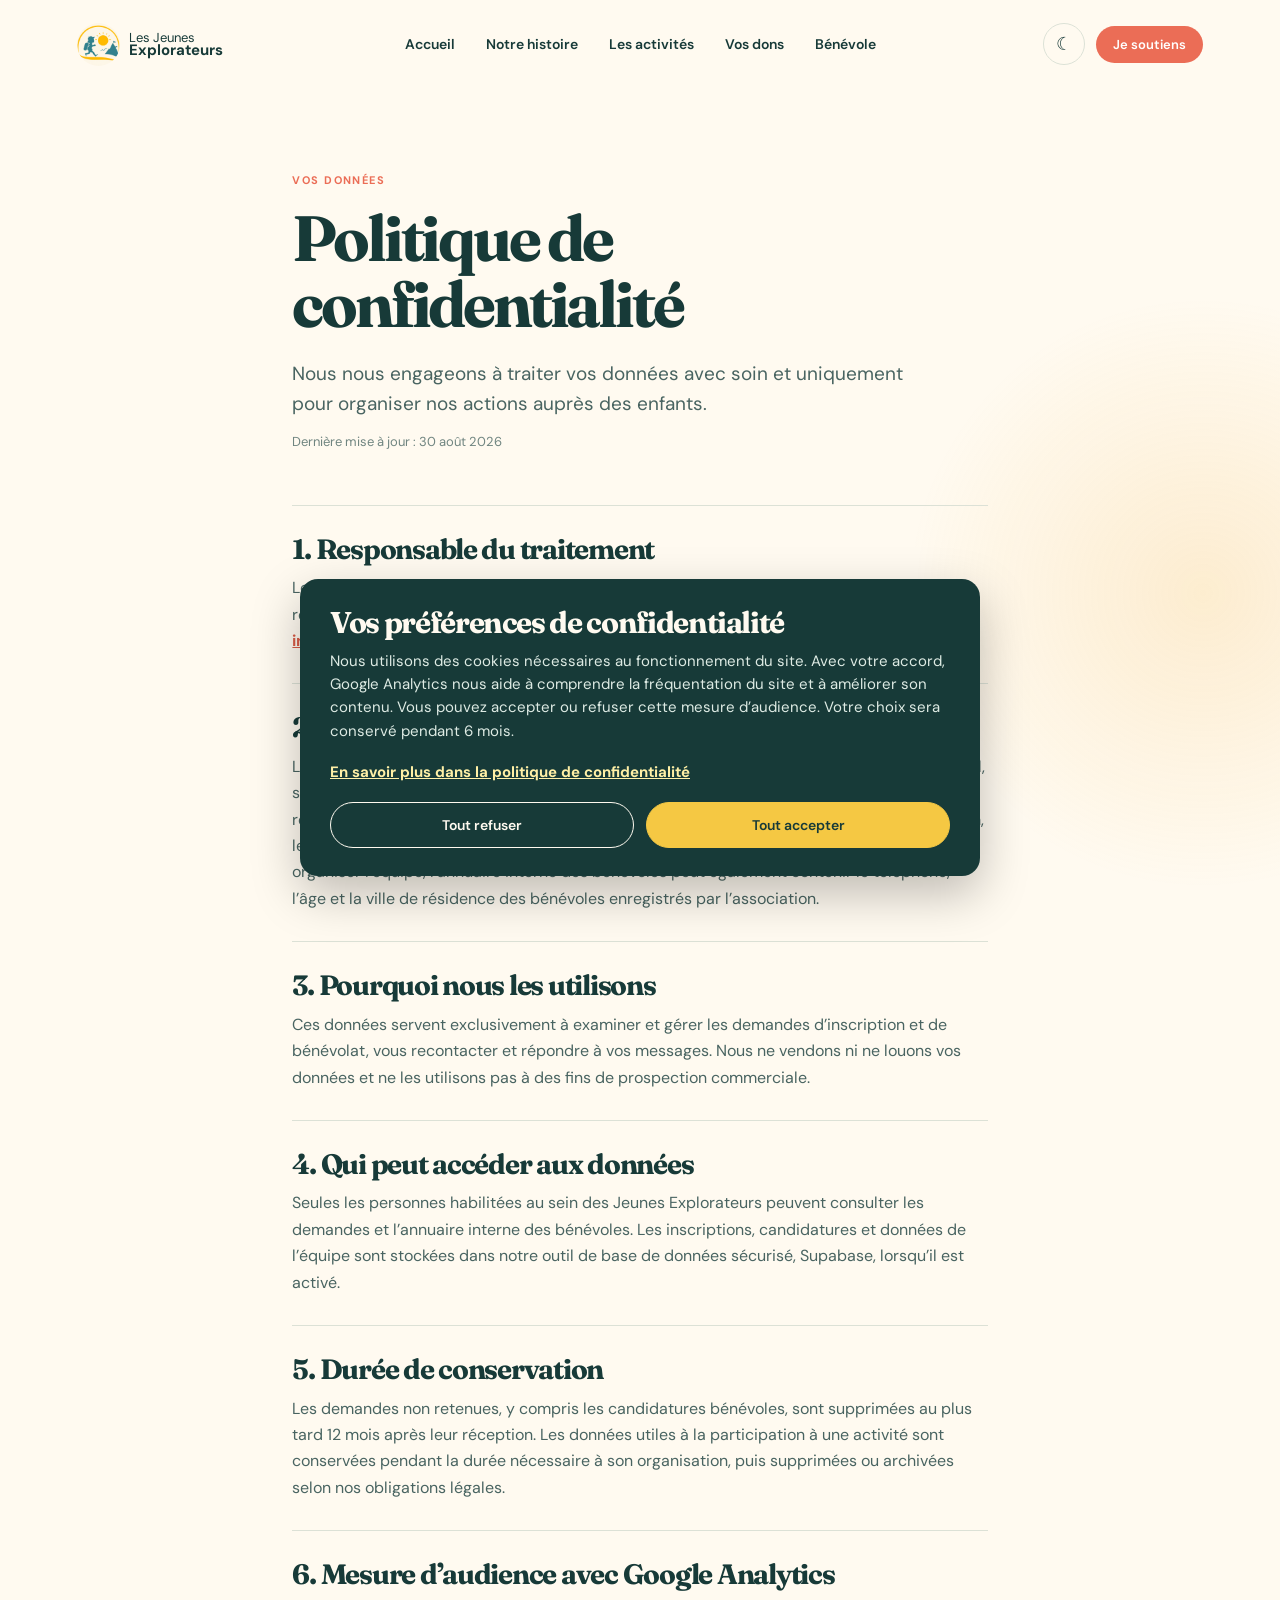
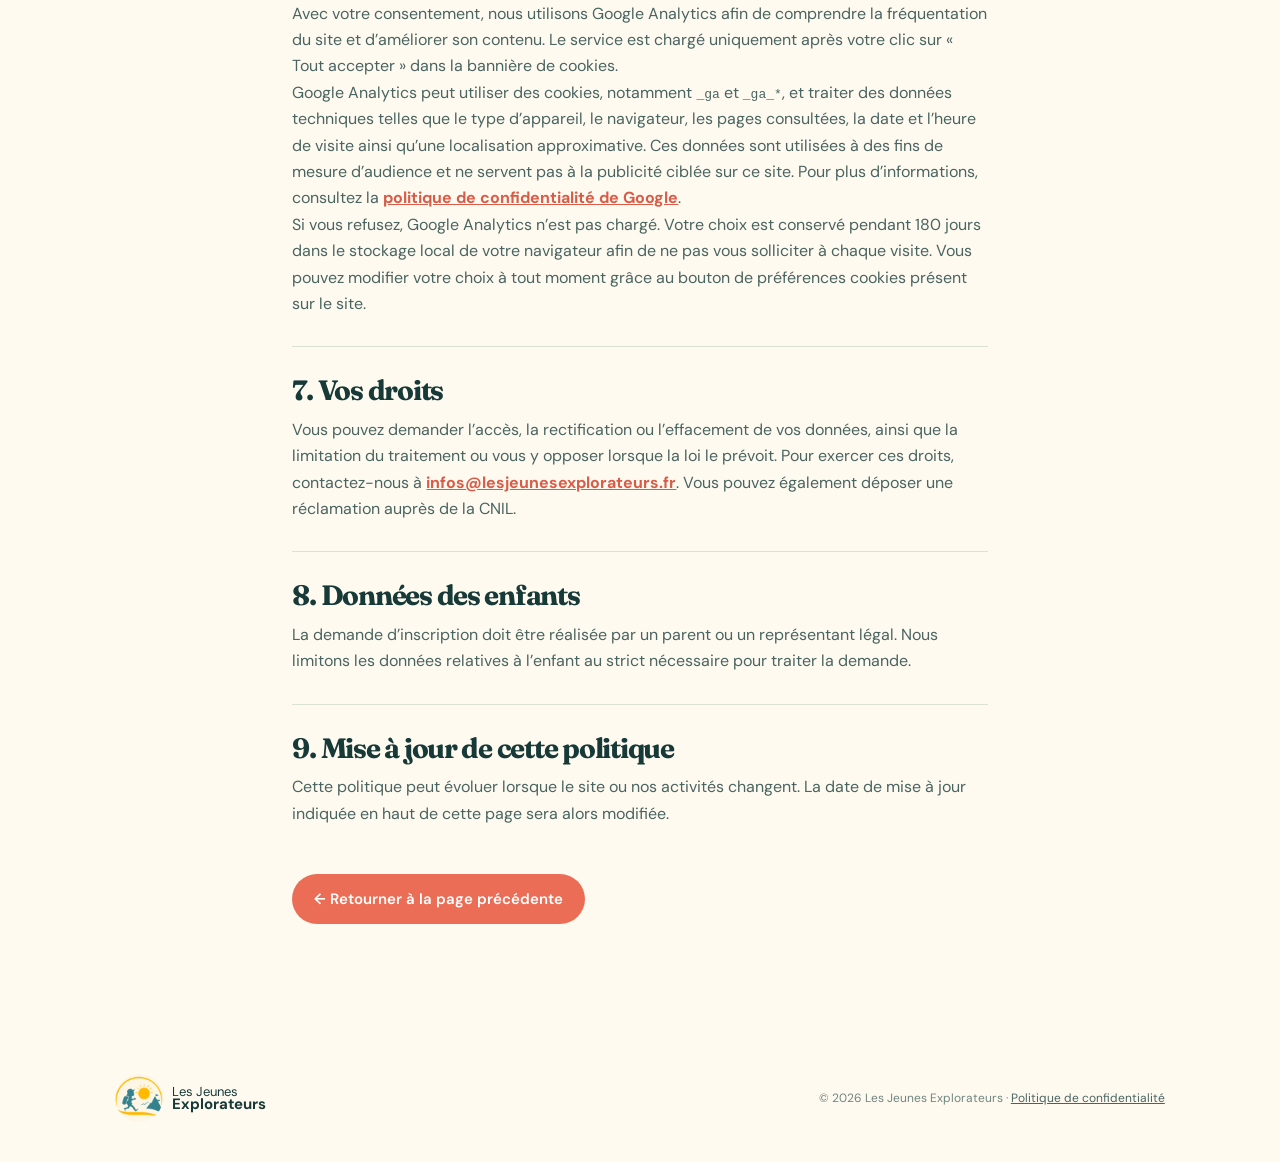
<file: confidentialite.html>
<!doctype html>
<html lang="fr">
  <head>
    <meta charset="UTF-8" />
    <meta name="viewport" content="width=device-width, initial-scale=1.0" />
    <meta name="theme-color" content="#173a38" />
    <meta name="apple-mobile-web-app-capable" content="yes" />
    <link rel="manifest" href="manifest.webmanifest" />
    <meta name="description" content="Politique de confidentialité des Jeunes Explorateurs." />
    <title>Politique de confidentialité — Les Jeunes Explorateurs</title>
    <link rel="canonical" href="https://lesjeunesexplorateurs.fr/confidentialite.html" />
    <link rel="icon" type="image/png" href="assets/images/favicon-64.png" />
    <link rel="apple-touch-icon" href="assets/images/apple-touch-icon.png" />
    <meta property="og:type" content="website" />
    <meta property="og:locale" content="fr_FR" />
    <meta property="og:site_name" content="Les Jeunes Explorateurs" />
    <meta property="og:title" content="Politique de confidentialité — Les Jeunes Explorateurs" />
    <meta property="og:description" content="Découvrez comment les Jeunes Explorateurs protègent et utilisent vos données." />
    <meta property="og:url" content="https://lesjeunesexplorateurs.fr/confidentialite.html" />
    <meta property="og:image" content="https://lesjeunesexplorateurs.fr/assets/images/logo-petits-explorateurs-512.png" />
    <meta property="og:image:alt" content="Logo Les Jeunes Explorateurs" />
    <meta name="twitter:card" content="summary" />
    <meta name="twitter:title" content="Politique de confidentialité — Les Jeunes Explorateurs" />
    <meta name="twitter:description" content="Découvrez comment les Jeunes Explorateurs protègent et utilisent vos données." />
    <link rel="preconnect" href="https://fonts.googleapis.com" />
    <link rel="preconnect" href="https://fonts.gstatic.com" crossorigin />
    <link href="https://fonts.googleapis.com/css2?family=DM+Sans:wght@400;500;600;700&family=Fraunces:opsz,wght@9..144,600;9..144,700&display=swap" rel="stylesheet" />
    <link rel="stylesheet" href="assets/css/styles.css" />
    <link rel="stylesheet" href="assets/css/page-transitions.css" />
    <script src="assets/js/page-transitions.js" defer></script>
    <link rel="stylesheet" href="assets/css/theme.css" />
    <script src="assets/js/theme.js" defer></script>
    <link rel="stylesheet" href="assets/css/logo.css" />
    <link rel="stylesheet" href="assets/css/navigation.css" />
    <link rel="stylesheet" href="assets/css/mobile-menu.css" />
    <script src="assets/js/mobile-menu.js" defer></script>
    <script src="assets/js/pwa.js" defer></script>
    <link rel="stylesheet" href="assets/css/privacy.css" />
  </head>
  <body>
    <header class="site-header">
      <a class="brand" href="index.html" aria-label="Les Jeunes Aventuriers, accueil"><img class="brand-logo" src="assets/images/logo-petits-explorateurs-512.png" alt="Logo Les Jeunes Aventuriers" /><span>Les Jeunes<br /><strong>Explorateurs</strong></span></a>
      <nav aria-label="Navigation principale"><a href="index.html#accueil">Accueil</a><a href="notre-histoire.html">Notre histoire</a><a href="index.html#activites">Les activités</a><a href="vos-dons.html">Vos dons</a><a href="benevole.html">Bénévole</a></nav>
      <button class="mobile-menu-toggle" type="button" aria-label="Ouvrir le menu" aria-expanded="false"><span></span><span></span><span></span></button><a class="button button-small" href="index.html#agir">Je soutiens</a>
    </header>
    <main class="privacy-page">
      <p class="eyebrow">Vos données</p>
      <h1>Politique de confidentialité</h1>
      <p class="privacy-intro">Nous nous engageons à traiter vos données avec soin et uniquement pour organiser nos actions auprès des enfants.</p>
      <p class="updated">Dernière mise à jour : 30 août 2026</p>

      <section><h2>1. Responsable du traitement</h2><p>Les Jeunes Explorateurs, association en cours de création, est responsable des données recueillies sur ce site. Pour toute question ou demande concernant vos données, écrivez à <a href="mailto:infos@lesjeunesexplorateurs.fr">infos@lesjeunesexplorateurs.fr</a>.</p></section>
      <section><h2>2. Données que nous recueillons</h2><p>Lorsque vous demandez l’inscription d’un enfant, nous recueillons le nom du responsable légal, son adresse e-mail, le prénom de l’enfant et l’activité souhaitée. Le formulaire de contact recueille votre nom, votre e-mail et votre message. Le formulaire bénévole recueille le prénom, le nom, l’e-mail, le téléphone si vous le renseignez, vos disponibilités et votre motivation. Pour organiser l’équipe, l’annuaire interne des bénévoles peut également contenir le téléphone, l’âge et la ville de résidence des bénévoles enregistrés par l’association.</p></section>
      <section><h2>3. Pourquoi nous les utilisons</h2><p>Ces données servent exclusivement à examiner et gérer les demandes d’inscription et de bénévolat, vous recontacter et répondre à vos messages. Nous ne vendons ni ne louons vos données et ne les utilisons pas à des fins de prospection commerciale.</p></section>
      <section><h2>4. Qui peut accéder aux données</h2><p>Seules les personnes habilitées au sein des Jeunes Explorateurs peuvent consulter les demandes et l’annuaire interne des bénévoles. Les inscriptions, candidatures et données de l’équipe sont stockées dans notre outil de base de données sécurisé, Supabase, lorsqu’il est activé.</p></section>
      <section><h2>5. Durée de conservation</h2><p>Les demandes non retenues, y compris les candidatures bénévoles, sont supprimées au plus tard 12 mois après leur réception. Les données utiles à la participation à une activité sont conservées pendant la durée nécessaire à son organisation, puis supprimées ou archivées selon nos obligations légales.</p></section>
      <section><h2>6. Mesure d’audience avec Google Analytics</h2><p>Avec votre consentement, nous utilisons Google Analytics afin de comprendre la fréquentation du site et d’améliorer son contenu. Le service est chargé uniquement après votre clic sur « Tout accepter » dans la bannière de cookies.</p><p>Google Analytics peut utiliser des cookies, notamment <code>_ga</code> et <code>_ga_*</code>, et traiter des données techniques telles que le type d’appareil, le navigateur, les pages consultées, la date et l’heure de visite ainsi qu’une localisation approximative. Ces données sont utilisées à des fins de mesure d’audience et ne servent pas à la publicité ciblée sur ce site. Pour plus d’informations, consultez la <a href="https://policies.google.com/privacy?hl=fr" target="_blank" rel="noopener noreferrer">politique de confidentialité de Google</a>.</p><p>Si vous refusez, Google Analytics n’est pas chargé. Votre choix est conservé pendant 180 jours dans le stockage local de votre navigateur afin de ne pas vous solliciter à chaque visite. Vous pouvez modifier votre choix à tout moment grâce au bouton de préférences cookies présent sur le site.</p></section>
      <section><h2>7. Vos droits</h2><p>Vous pouvez demander l’accès, la rectification ou l’effacement de vos données, ainsi que la limitation du traitement ou vous y opposer lorsque la loi le prévoit. Pour exercer ces droits, contactez-nous à <a href="mailto:infos@lesjeunesexplorateurs.fr">infos@lesjeunesexplorateurs.fr</a>. Vous pouvez également déposer une réclamation auprès de la CNIL.</p></section>
      <section><h2>8. Données des enfants</h2><p>La demande d’inscription doit être réalisée par un parent ou un représentant légal. Nous limitons les données relatives à l’enfant au strict nécessaire pour traiter la demande.</p></section>
      <section><h2>9. Mise à jour de cette politique</h2><p>Cette politique peut évoluer lorsque le site ou nos activités changent. La date de mise à jour indiquée en haut de cette page sera alors modifiée.</p></section>
      <button class="button return-registration" type="button" onclick="window.history.length > 1 ? window.history.back() : window.location.assign('index.html')">← Retourner à la page précédente</button>
    </main>
    <footer><a class="brand" href="index.html"><img class="brand-logo" src="assets/images/logo-petits-explorateurs-512.png" alt="Logo Les Jeunes Aventuriers" /><span>Les Jeunes<br /><strong>Explorateurs</strong></span></a><p>© 2026 Les Jeunes Explorateurs · <a class="footer-link" href="confidentialite.html">Politique de confidentialité</a></p></footer>
    <script src="assets/js/cookie.js"></script>
  </body>
</html>
</file>
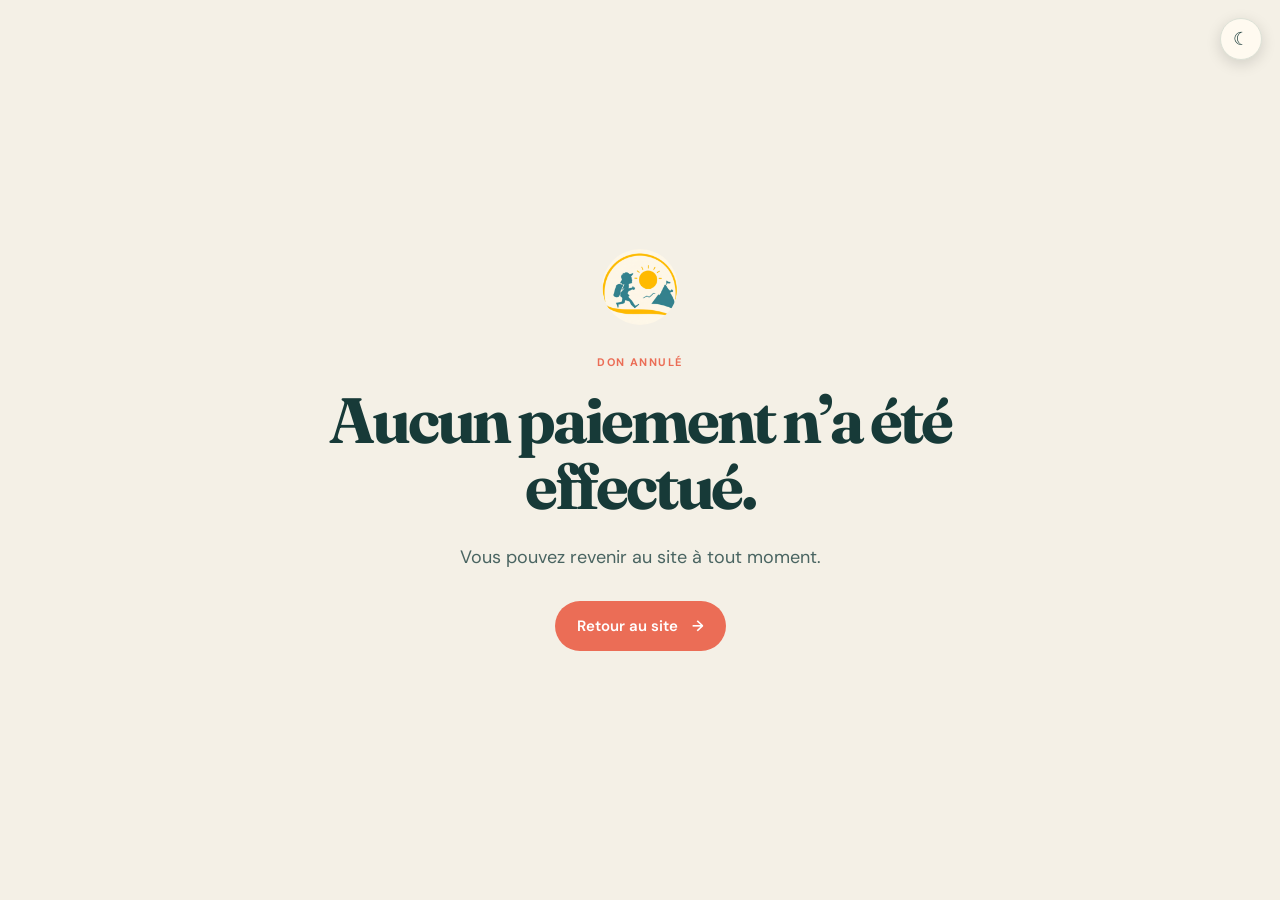
<file: don-annule.html>
<!doctype html>
<html lang="fr">
  <head>
    <meta charset="UTF-8" />
    <meta name="viewport" content="width=device-width, initial-scale=1.0" />
    <meta name="theme-color" content="#173a38" />
    <meta name="apple-mobile-web-app-capable" content="yes" />
    <link rel="manifest" href="manifest.webmanifest" />
    <meta name="robots" content="noindex, nofollow" />
    <meta name="description" content="Votre don n’a pas été finalisé." />
    <title>Don annulé - Les Jeunes Explorateurs</title>
    <link rel="icon" type="image/png" href="assets/images/favicon-64.png" />
    <link rel="apple-touch-icon" href="assets/images/apple-touch-icon.png" />
    <link rel="preconnect" href="https://fonts.googleapis.com" />
    <link rel="preconnect" href="https://fonts.gstatic.com" crossorigin />
    <link href="https://fonts.googleapis.com/css2?family=DM+Sans:wght@400;600;700&family=Fraunces:opsz,wght@9..144,600;9..144,700&display=swap" rel="stylesheet" />
    <link rel="stylesheet" href="assets/css/styles.css" />
    <link rel="stylesheet" href="assets/css/page-transitions.css" />
    <script src="assets/js/page-transitions.js" defer></script>
    <link rel="stylesheet" href="assets/css/theme.css" />
    <script src="assets/js/theme.js" defer></script>
    <script src="assets/js/pwa.js" defer></script>
    <link rel="stylesheet" href="assets/css/logo.css" />
    <link rel="stylesheet" href="assets/css/payment.css" />
  </head>
  <body>
    <main class="payment-result">
      <img class="brand-logo" src="assets/images/logo-petits-explorateurs-512.png" alt="Logo Les Jeunes Aventuriers" />
      <p class="eyebrow">Don annulé</p>
      <h1>Aucun paiement n’a été effectué.</h1>
      <p>Vous pouvez revenir au site à tout moment.</p>
      <a class="button" href="index.html">Retour au site <span>→</span></a>
    </main>
  </body>
</html>
</file>
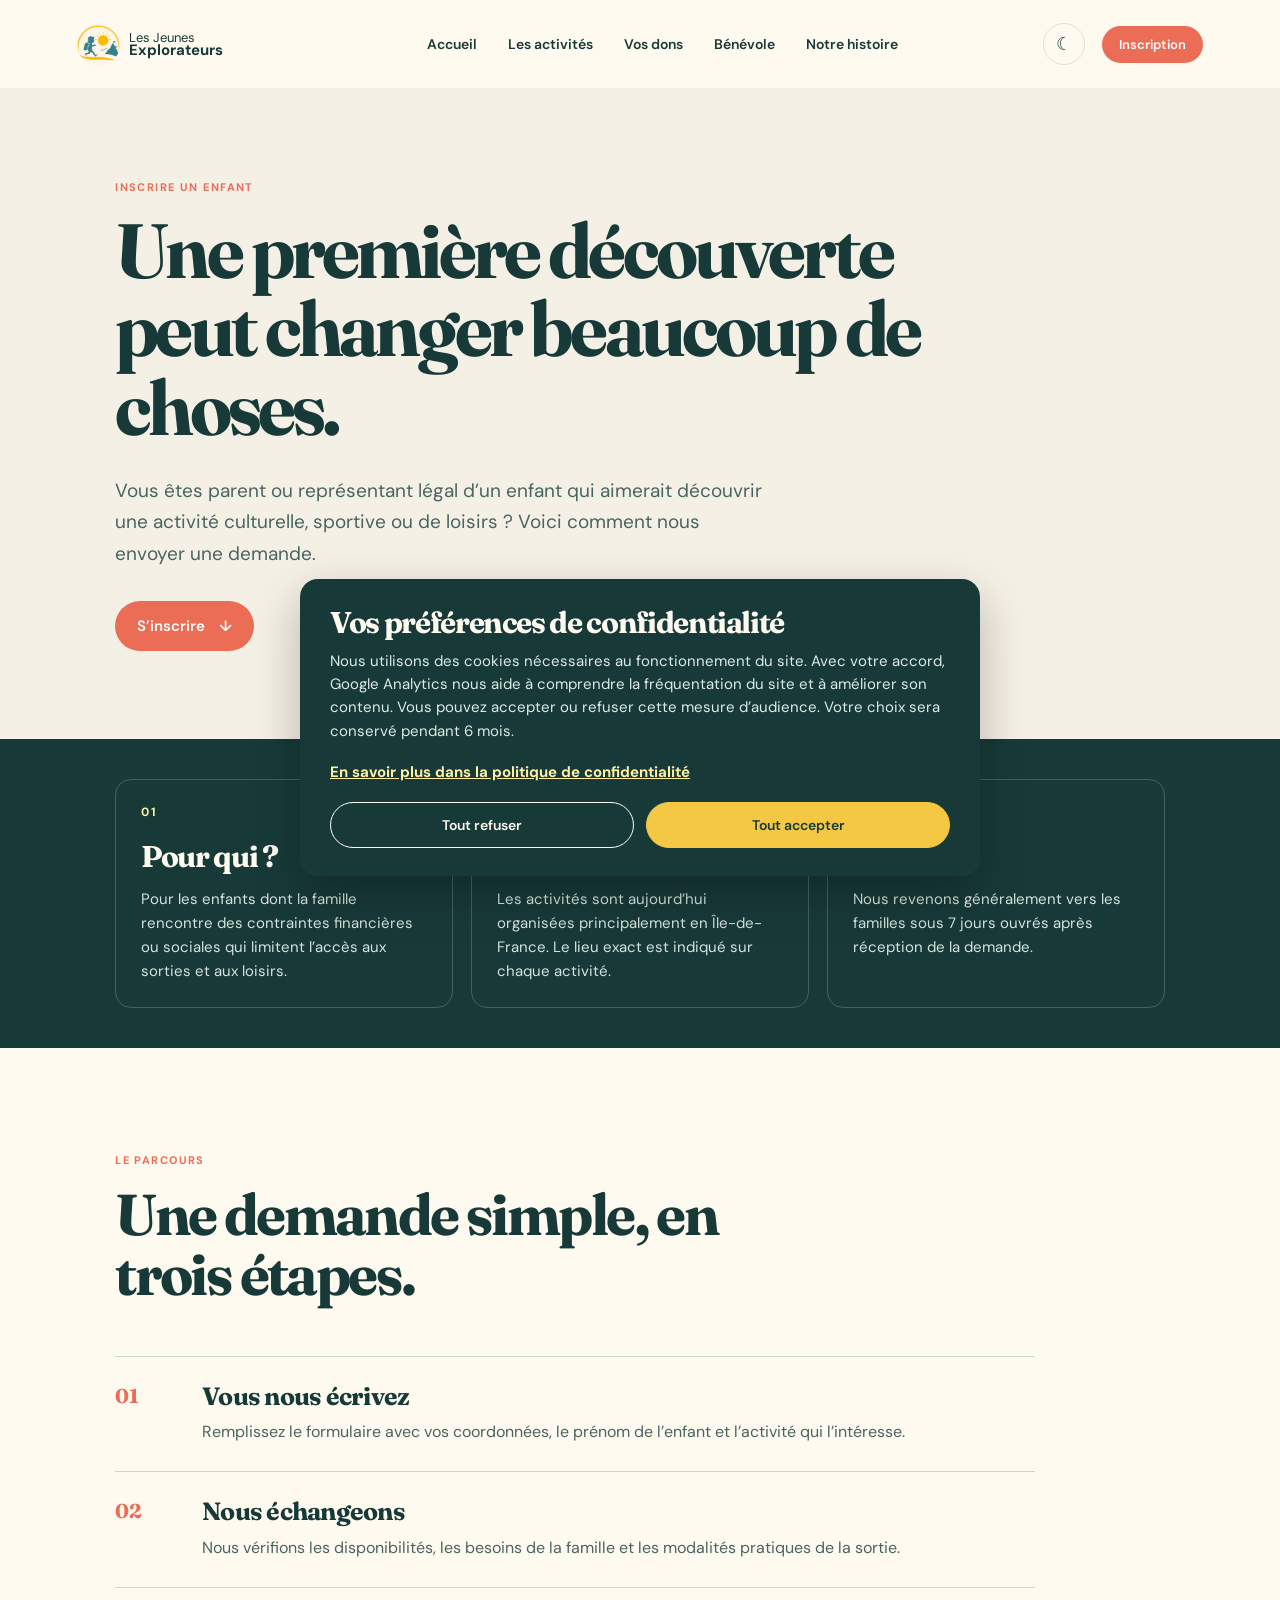
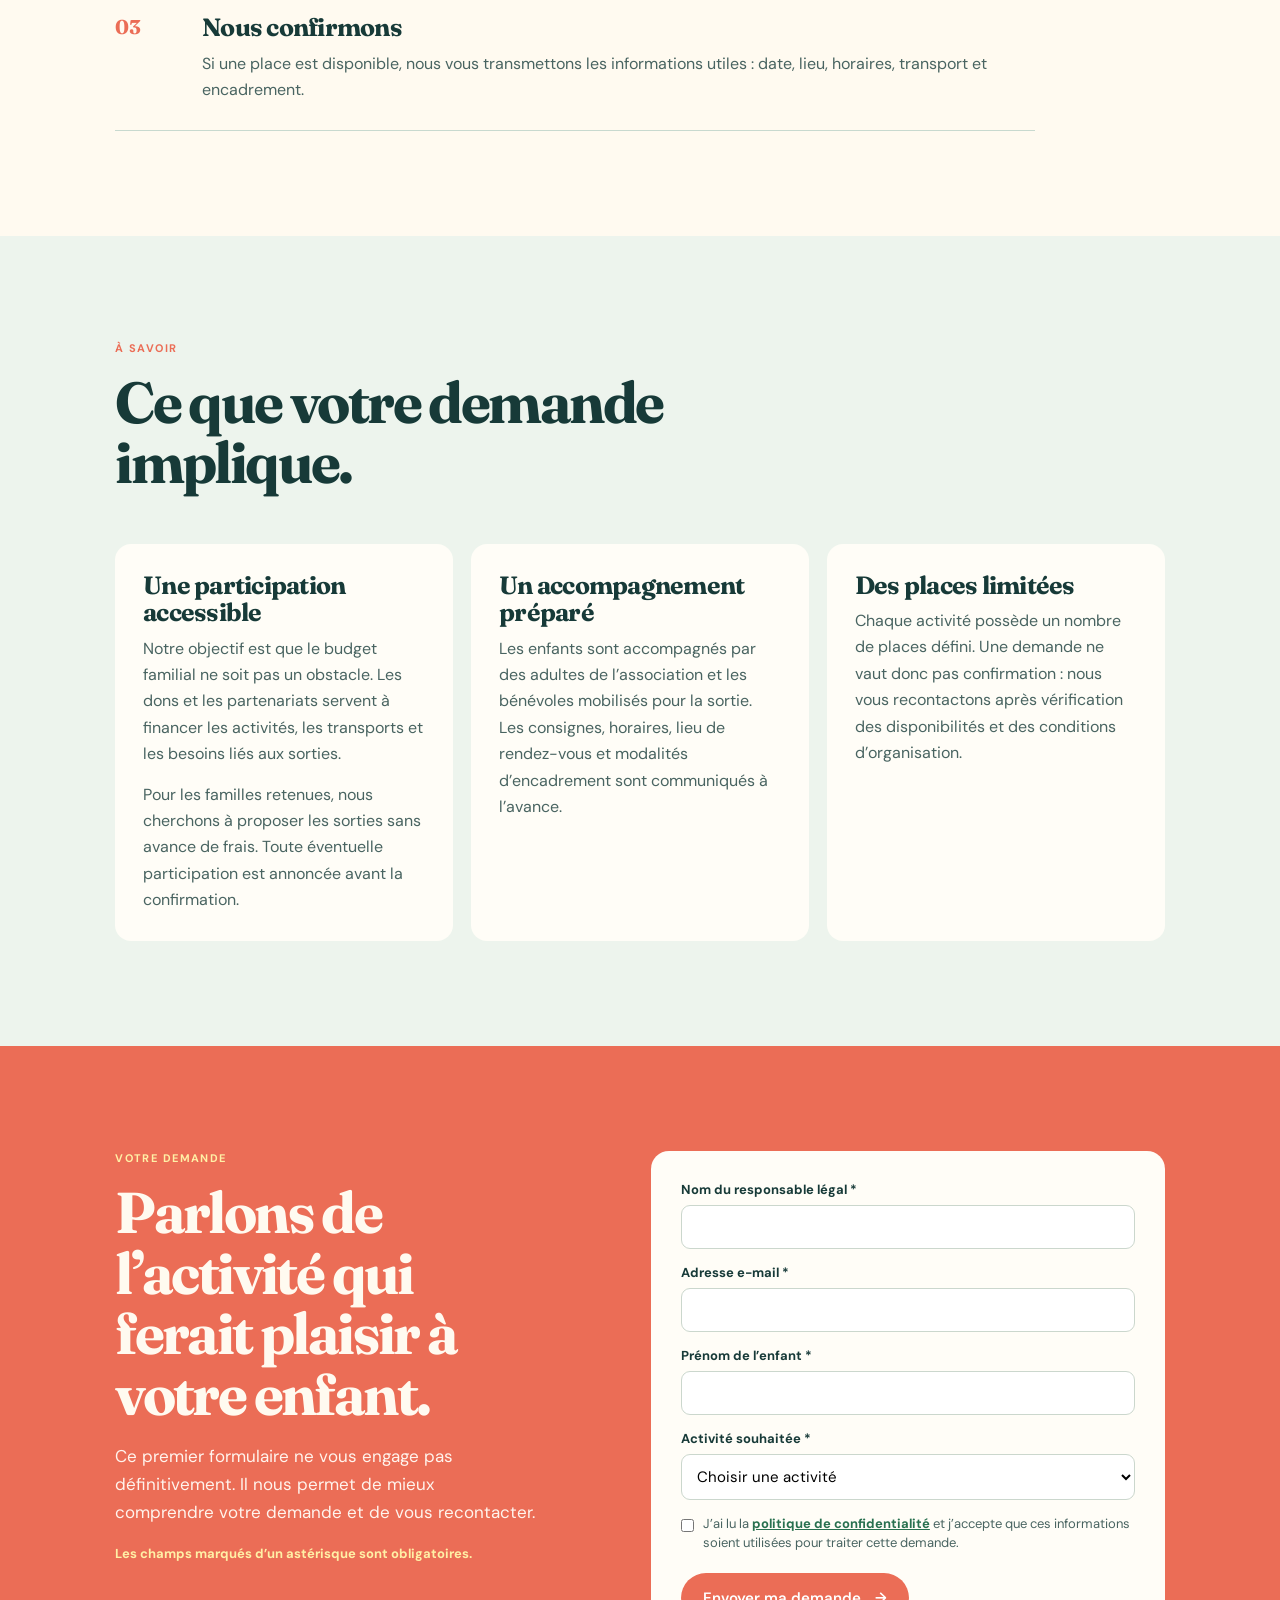
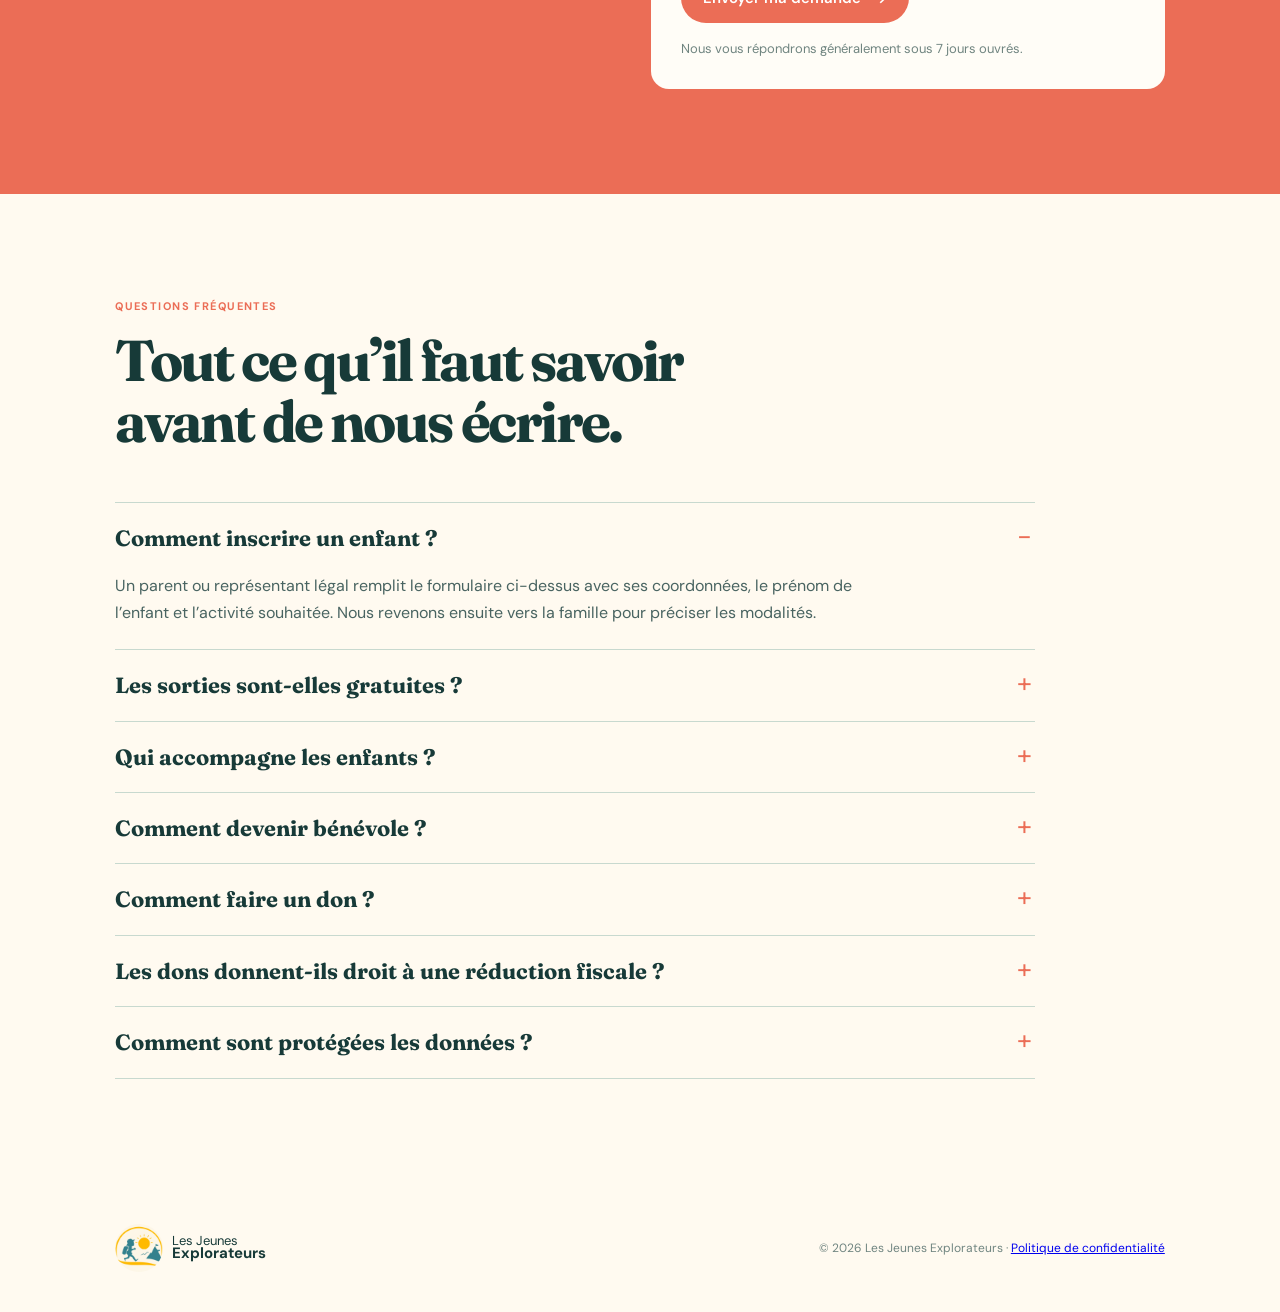
<file: inscription.html>
<!doctype html>
<html lang="fr">
  <head>
    <meta charset="UTF-8" />
    <meta name="viewport" content="width=device-width, initial-scale=1.0" />
    <meta name="theme-color" content="#173a38" />
    <meta name="apple-mobile-web-app-capable" content="yes" />
    <link rel="manifest" href="manifest.webmanifest" />
    <meta name="description" content="Découvrez comment demander l’inscription d’un enfant à une activité des Jeunes Explorateurs." />
    <title>Inscrire un enfant — Les Jeunes Explorateurs</title>
    <link rel="canonical" href="https://lesjeunesexplorateurs.fr/inscription.html" />
    <link rel="icon" type="image/png" href="assets/images/favicon-64.png" />
    <link rel="apple-touch-icon" href="assets/images/apple-touch-icon.png" />
    <meta property="og:type" content="website" />
    <meta property="og:locale" content="fr_FR" />
    <meta property="og:site_name" content="Les Jeunes Explorateurs" />
    <meta property="og:title" content="Inscrire un enfant — Les Jeunes Explorateurs" />
    <meta property="og:description" content="Découvrez les conditions et les étapes pour demander l’inscription d’un enfant à une activité." />
    <meta property="og:url" content="https://lesjeunesexplorateurs.fr/inscription.html" />
    <meta property="og:image" content="https://lesjeunesexplorateurs.fr/assets/images/sortie-musee-enfants.jpg" />
    <meta property="og:image:alt" content="Des enfants découvrent une exposition scientifique lors d’une sortie au musée" />
    <meta name="twitter:card" content="summary_large_image" />
    <meta name="twitter:title" content="Inscrire un enfant — Les Jeunes Explorateurs" />
    <meta name="twitter:description" content="Découvrez les conditions et les étapes pour demander l’inscription d’un enfant à une activité." />
    <meta name="twitter:image" content="https://lesjeunesexplorateurs.fr/assets/images/sortie-musee-enfants.jpg" />
    <script type="application/ld+json">
      {
        "@context": "https://schema.org",
        "@type": "FAQPage",
        "mainEntity": [
          {"@type":"Question","name":"Comment inscrire un enfant ?","acceptedAnswer":{"@type":"Answer","text":"Un parent ou représentant légal remplit le formulaire de demande en indiquant ses coordonnées, le prénom de l’enfant et l’activité souhaitée. L’équipe revient ensuite vers la famille pour préciser les modalités."}},
          {"@type":"Question","name":"Les sorties sont-elles gratuites ?","acceptedAnswer":{"@type":"Answer","text":"Les Jeunes Explorateurs cherche à proposer les sorties sans avance de frais aux familles retenues. Toute éventuelle participation est précisée avant la confirmation de l’inscription."}},
          {"@type":"Question","name":"Qui accompagne les enfants ?","acceptedAnswer":{"@type":"Answer","text":"Les enfants sont accompagnés par des adultes de l’association et les bénévoles mobilisés pour la sortie. Les informations d’encadrement et d’organisation sont communiquées avant la sortie."}}
        ]
      }
    </script>
    <link rel="preconnect" href="https://fonts.googleapis.com" />
    <link rel="preconnect" href="https://fonts.gstatic.com" crossorigin />
    <link href="https://fonts.googleapis.com/css2?family=DM+Sans:wght@400;500;600;700&family=Fraunces:opsz,wght@9..144,600;9..144,700&display=swap" rel="stylesheet" />
    <link rel="stylesheet" href="assets/css/styles.css" />
    <link rel="stylesheet" href="assets/css/page-transitions.css" />
    <script src="assets/js/page-transitions.js" defer></script>
    <link rel="stylesheet" href="assets/css/theme.css" />
    <script src="assets/js/theme.js" defer></script>
    <link rel="stylesheet" href="assets/css/logo.css" />
    <link rel="stylesheet" href="assets/css/mobile-menu.css" />
    <script src="assets/js/mobile-menu.js" defer></script>
    <script src="assets/js/pwa.js" defer></script>
    <link rel="stylesheet" href="assets/css/registration.css" />
  </head>
  <body>
    <header class="site-header">
      <a class="brand" href="index.html" aria-label="Les Jeunes Explorateurs, accueil"><img class="brand-logo" src="assets/images/logo-petits-explorateurs-512.png" alt="Logo Les Jeunes Explorateurs" /><span>Les Jeunes<br /><strong>Explorateurs</strong></span></a>
      <nav aria-label="Navigation principale"><a href="index.html#accueil">Accueil</a><a href="index.html#activites">Les activités</a><a href="vos-dons.html">Vos dons</a><a href="benevole.html">Bénévole</a><a href="notre-histoire.html">Notre histoire</a></nav>
      <button class="mobile-menu-toggle" type="button" aria-label="Ouvrir le menu" aria-expanded="false"><span></span><span></span><span></span></button>
      <a class="button button-small" href="#demande">Inscription</a>
    </header>

    <main class="registration-page">
      <section class="registration-hero">
        <p class="eyebrow">Inscrire un enfant</p>
        <h1>Une première découverte peut changer beaucoup de choses.</h1>
        <p>Vous êtes parent ou représentant légal d’un enfant qui aimerait découvrir une activité culturelle, sportive ou de loisirs ? Voici comment nous envoyer une demande.</p>
        <a class="button" href="#demande">S’inscrire <span>↓</span></a>
      </section>

      <section class="registration-summary" aria-label="Les informations essentielles">
        <article><span class="registration-number">01</span><h2>Pour qui ?</h2><p>Pour les enfants dont la famille rencontre des contraintes financières ou sociales qui limitent l’accès aux sorties et aux loisirs.</p></article>
        <article><span class="registration-number">02</span><h2>Où ?</h2><p>Les activités sont aujourd’hui organisées principalement en Île-de-France. Le lieu exact est indiqué sur chaque activité.</p></article>
        <article><span class="registration-number">03</span><h2>Quand ?</h2><p>Nous revenons généralement vers les familles sous 7 jours ouvrés après réception de la demande.</p></article>
      </section>

      <section class="registration-section registration-steps" aria-labelledby="steps-title">
        <div class="registration-section-intro"><p class="eyebrow">Le parcours</p><h2 id="steps-title">Une demande simple, en trois étapes.</h2></div>
        <div class="registration-step-list">
          <article><span>01</span><div><h3>Vous nous écrivez</h3><p>Remplissez le formulaire avec vos coordonnées, le prénom de l’enfant et l’activité qui l’intéresse.</p></div></article>
          <article><span>02</span><div><h3>Nous échangeons</h3><p>Nous vérifions les disponibilités, les besoins de la famille et les modalités pratiques de la sortie.</p></div></article>
          <article><span>03</span><div><h3>Nous confirmons</h3><p>Si une place est disponible, nous vous transmettons les informations utiles : date, lieu, horaires, transport et encadrement.</p></div></article>
        </div>
      </section>

      <section class="registration-section registration-details" aria-labelledby="details-title">
        <div class="registration-section-intro"><p class="eyebrow">À savoir</p><h2 id="details-title">Ce que votre demande implique.</h2></div>
        <div class="registration-detail-grid">
          <article><h3>Une participation accessible</h3><p>Notre objectif est que le budget familial ne soit pas un obstacle. Les dons et les partenariats servent à financer les activités, les transports et les besoins liés aux sorties.</p><p>Pour les familles retenues, nous cherchons à proposer les sorties sans avance de frais. Toute éventuelle participation est annoncée avant la confirmation.</p></article>
          <article><h3>Un accompagnement préparé</h3><p>Les enfants sont accompagnés par des adultes de l’association et les bénévoles mobilisés pour la sortie. Les consignes, horaires, lieu de rendez-vous et modalités d’encadrement sont communiqués à l’avance.</p></article>
          <article><h3>Des places limitées</h3><p>Chaque activité possède un nombre de places défini. Une demande ne vaut donc pas confirmation : nous vous recontactons après vérification des disponibilités et des conditions d’organisation.</p></article>
        </div>
      </section>

      <section id="demande" class="registration-form-section" aria-labelledby="request-title">
        <div class="registration-form-intro"><p class="eyebrow">Votre demande</p><h2 id="request-title">Parlons de l’activité qui ferait plaisir à votre enfant.</h2><p>Ce premier formulaire ne vous engage pas définitivement. Il nous permet de mieux comprendre votre demande et de vous recontacter.</p><p class="registration-form-note">Les champs marqués d’un astérisque sont obligatoires.</p></div>
        <form id="registration-form" class="registration-form">
          <label>Nom du responsable légal *<input required name="guardian" autocomplete="name" maxlength="120" /></label>
          <label>Adresse e-mail *<input required type="email" name="email" autocomplete="email" maxlength="254" /></label>
          <label>Prénom de l’enfant *<input required name="child" autocomplete="off" maxlength="80" /></label>
          <label>Activité souhaitée *<select required name="activity"><option value="">Choisir une activité</option><option value="Autre activité / première prise de contact">Autre activité / première prise de contact</option></select></label>
          <label class="privacy-check"><input required type="checkbox" name="privacy" /> <span>J’ai lu la <a href="confidentialite.html">politique de confidentialité</a> et j’accepte que ces informations soient utilisées pour traiter cette demande.</span></label>
          <button class="button" type="submit">Envoyer ma demande <span>→</span></button>
          <p id="registration-message" class="form-note" aria-live="polite">Nous vous répondrons généralement sous 7 jours ouvrés.</p>
        </form>
      </section>

      <section class="registration-section faq-section" aria-labelledby="faq-title">
        <div class="registration-section-intro"><p class="eyebrow">Questions fréquentes</p><h2 id="faq-title">Tout ce qu’il faut savoir avant de nous écrire.</h2></div>
        <div class="faq-list">
          <details open><summary>Comment inscrire un enfant ?</summary><p>Un parent ou représentant légal remplit le formulaire ci-dessus avec ses coordonnées, le prénom de l’enfant et l’activité souhaitée. Nous revenons ensuite vers la famille pour préciser les modalités.</p></details>
          <details><summary>Les sorties sont-elles gratuites ?</summary><p>Notre objectif est de proposer les sorties sans avance de frais aux familles retenues. Toute éventuelle participation est précisée avant la confirmation de l’inscription.</p></details>
          <details><summary>Qui accompagne les enfants ?</summary><p>Les enfants sont accompagnés par des adultes de l’association et les bénévoles mobilisés pour la sortie. Les détails de l’encadrement sont communiqués avant chaque activité.</p></details>
          <details><summary>Comment devenir bénévole ?</summary><p>Vous pouvez découvrir les missions proposées et déposer votre candidature sur la page <a href="benevole.html">Devenir bénévole</a>.</p></details>
          <details><summary>Comment faire un don ?</summary><p>Vous pouvez découvrir l’utilisation des dons et accéder au parcours de soutien sur la page <a href="vos-dons.html">Vos dons</a>.</p></details>
          <details><summary>Les dons donnent-ils droit à une réduction fiscale ?</summary><p>Les dons effectués dans le parcours de test actuel sont sans valeur fiscale. Nous préciserons les conditions applicables si l’association devient éligible à l’émission de reçus fiscaux.</p></details>
          <details><summary>Comment sont protégées les données ?</summary><p>Nous recueillons uniquement les informations nécessaires au traitement de la demande. Elles ne sont ni vendues ni louées. Vous pouvez consulter notre <a href="confidentialite.html">politique de confidentialité</a> pour connaître vos droits et les durées de conservation.</p></details>
        </div>
      </section>
    </main>

    <footer><a class="brand" href="index.html"><img class="brand-logo" src="assets/images/logo-petits-explorateurs-512.png" alt="Logo Les Jeunes Explorateurs" /><span>Les Jeunes<br /><strong>Explorateurs</strong></span></a><p>© 2026 Les Jeunes Explorateurs · <a class="footer-link" href="confidentialite.html">Politique de confidentialité</a></p></footer>
    <script src="assets/js/supabase-config.js"></script>
    <script src="assets/js/registration.js"></script>
    <script src="assets/js/cookie.js"></script>
  </body>
</html>
</file>
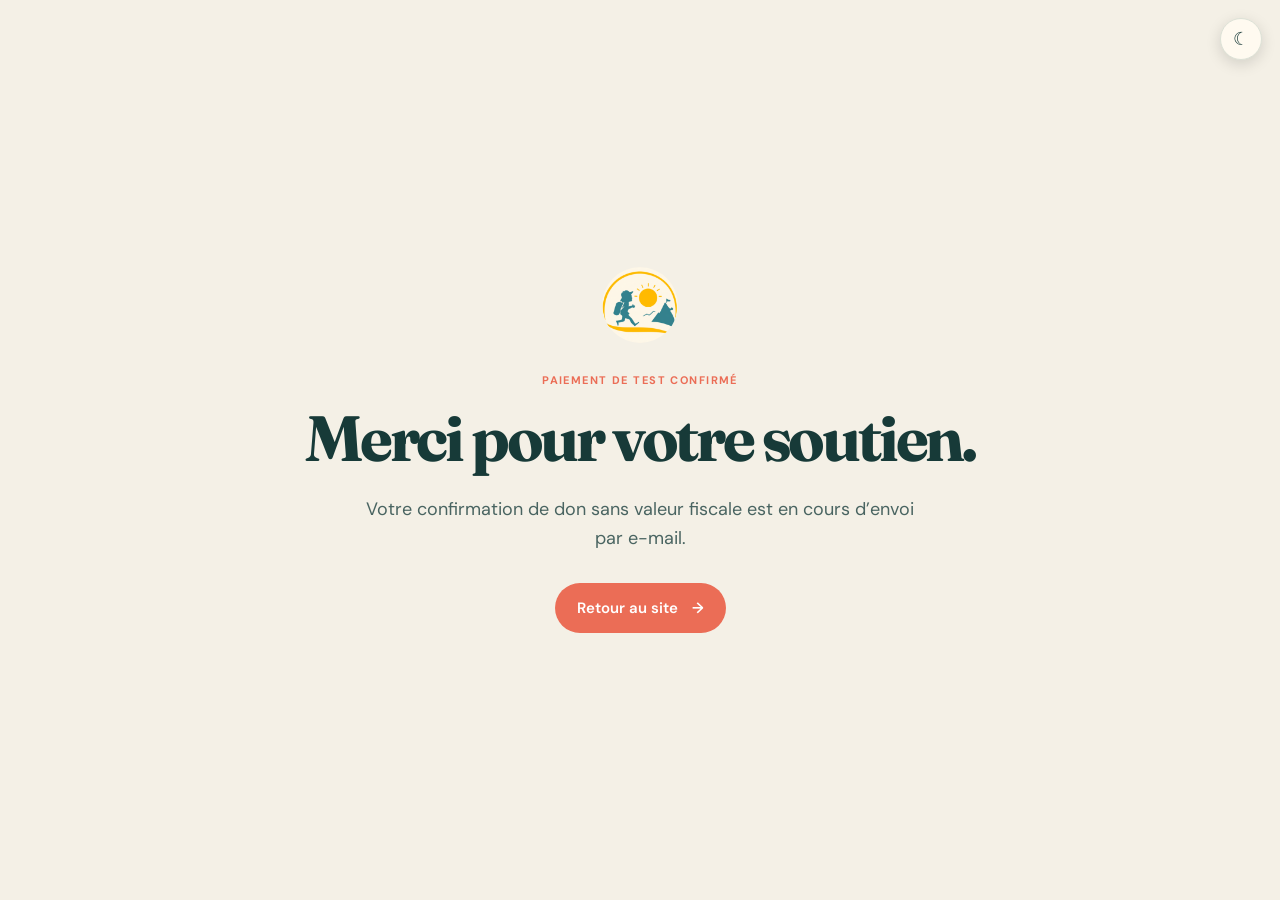
<file: merci-don.html>
<!doctype html>
<html lang="fr">
  <head>
    <meta charset="UTF-8" />
    <meta name="viewport" content="width=device-width, initial-scale=1.0" />
    <meta name="theme-color" content="#173a38" />
    <meta name="apple-mobile-web-app-capable" content="yes" />
    <link rel="manifest" href="manifest.webmanifest" />
    <meta name="robots" content="noindex, nofollow" />
    <meta name="description" content="Confirmation de votre soutien aux Jeunes Explorateurs." />
    <title>Merci - Les Jeunes Explorateurs</title>
    <link rel="icon" type="image/png" href="assets/images/favicon-64.png" />
    <link rel="apple-touch-icon" href="assets/images/apple-touch-icon.png" />
    <link rel="preconnect" href="https://fonts.googleapis.com" />
    <link rel="preconnect" href="https://fonts.gstatic.com" crossorigin />
    <link href="https://fonts.googleapis.com/css2?family=DM+Sans:wght@400;600;700&family=Fraunces:opsz,wght@9..144,600;9..144,700&display=swap" rel="stylesheet" />
    <link rel="stylesheet" href="assets/css/styles.css" />
    <link rel="stylesheet" href="assets/css/page-transitions.css" />
    <script src="assets/js/page-transitions.js" defer></script>
    <link rel="stylesheet" href="assets/css/theme.css" />
    <script src="assets/js/theme.js" defer></script>
    <script src="assets/js/pwa.js" defer></script>
    <link rel="stylesheet" href="assets/css/logo.css" />
    <link rel="stylesheet" href="assets/css/payment.css" />
  </head>
  <body>
    <main class="payment-result">
      <img class="brand-logo" src="assets/images/logo-petits-explorateurs-512.png" alt="Logo Les Jeunes Aventuriers" />
      <p class="eyebrow">Paiement de test confirmé</p>
      <h1>Merci pour votre soutien.</h1>
      <p>Votre confirmation de don sans valeur fiscale est en cours d’envoi par e-mail.</p>
      <a class="button" href="index.html">Retour au site <span>→</span></a>
    </main>
  </body>
</html>
</file>
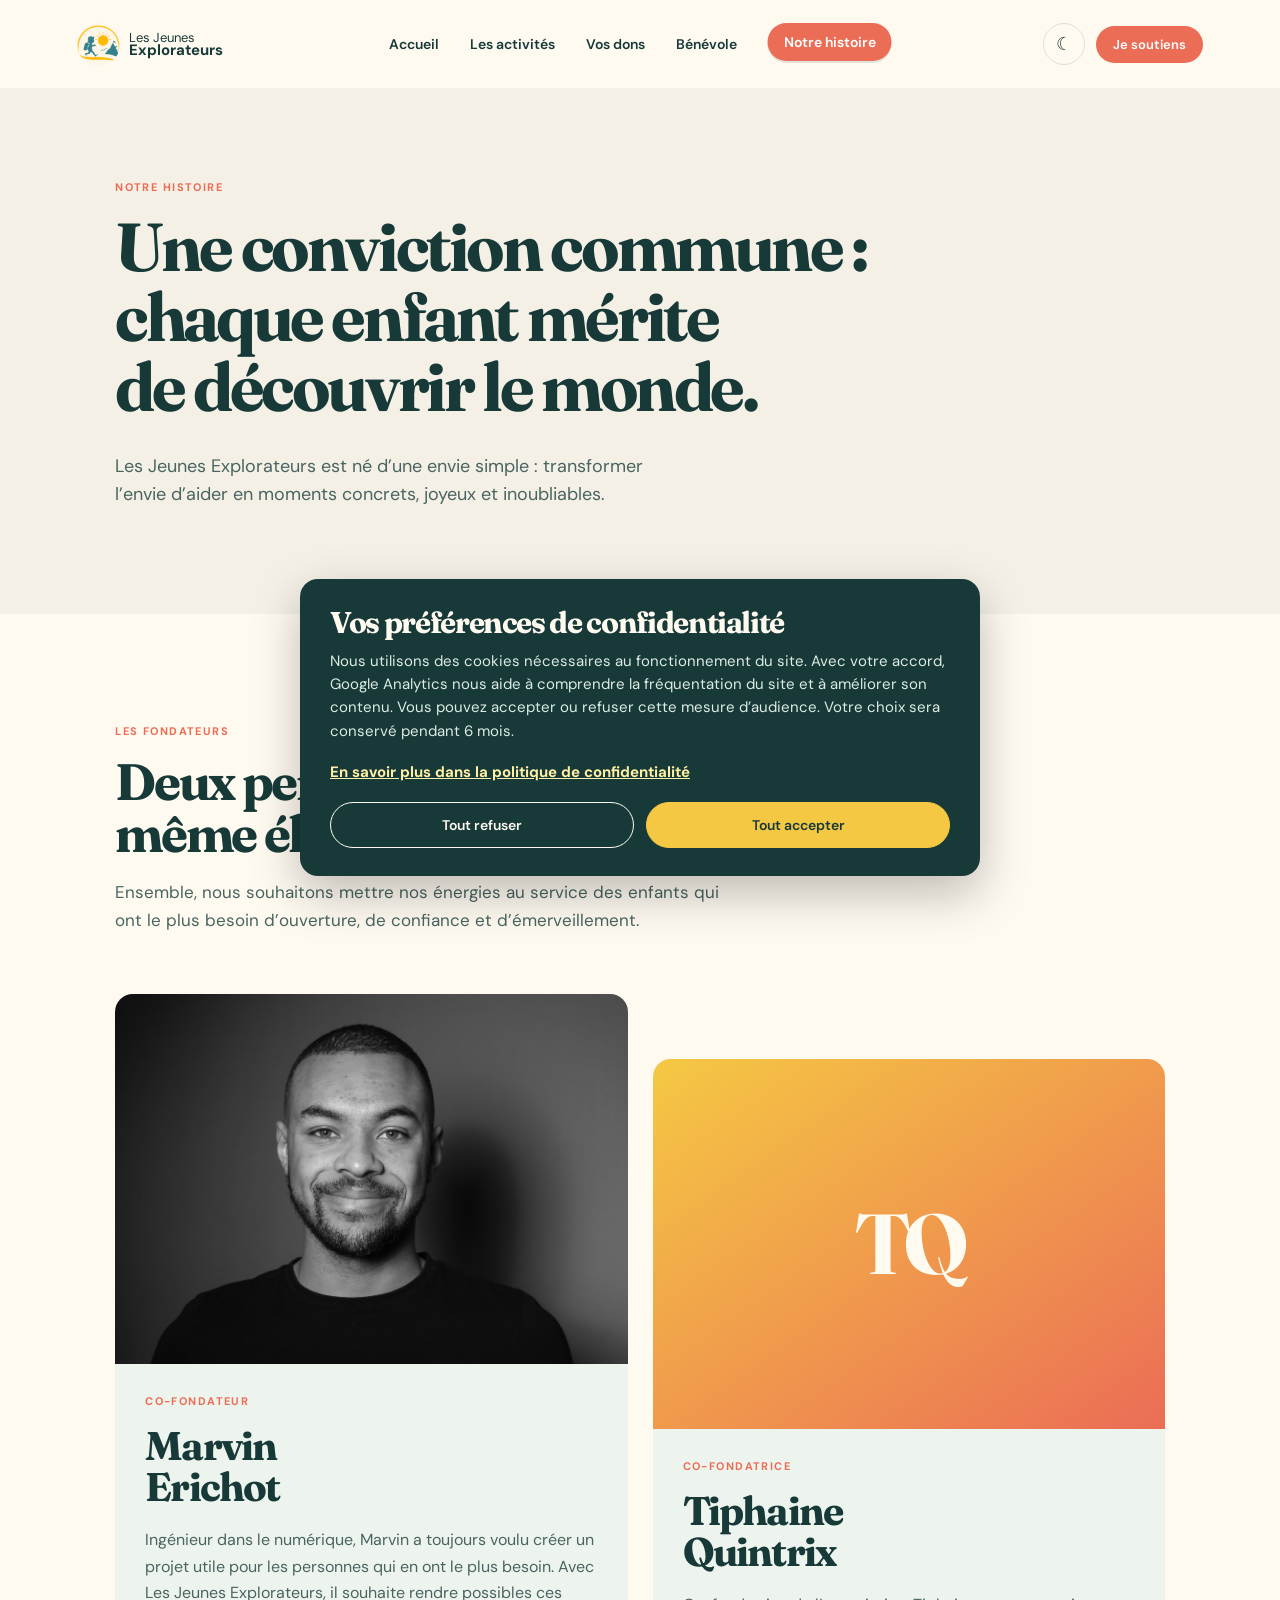
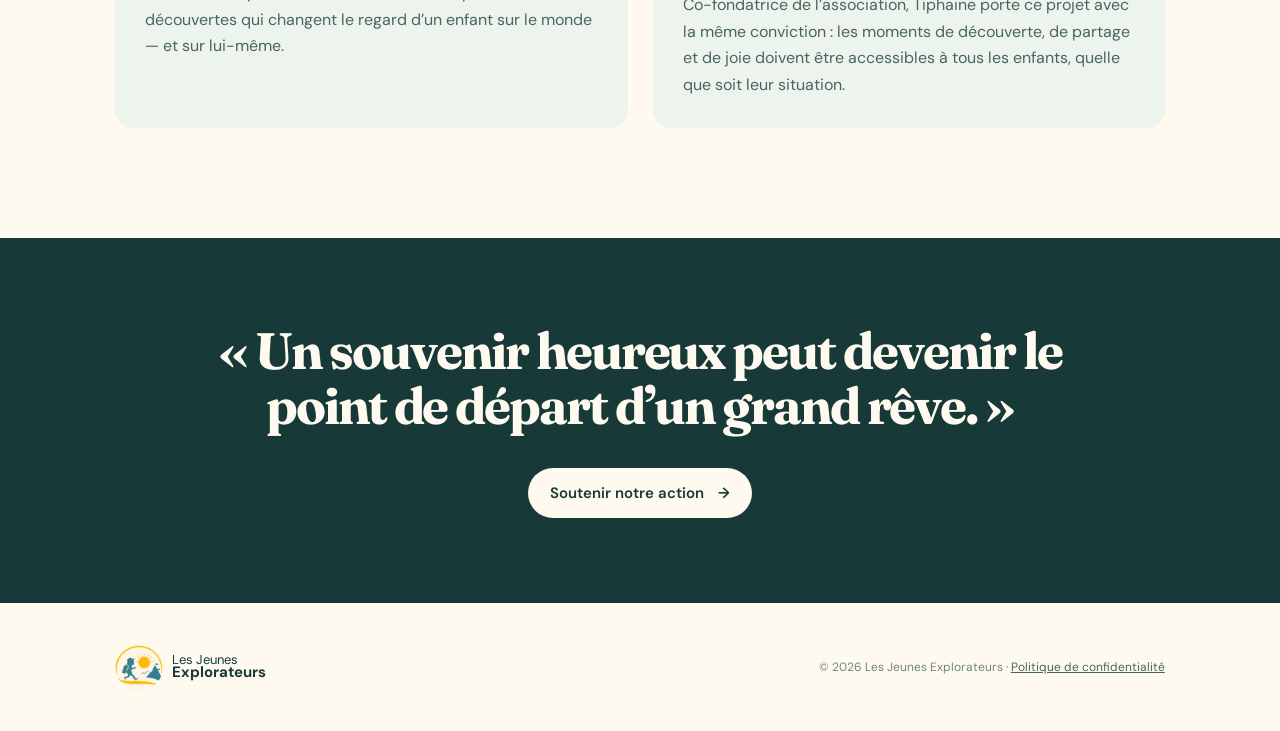
<file: notre-histoire.html>
<!doctype html>
<html lang="fr">
  <head>
    <meta charset="UTF-8" />
    <meta name="viewport" content="width=device-width, initial-scale=1.0" />
    <meta name="theme-color" content="#173a38" />
    <meta name="apple-mobile-web-app-capable" content="yes" />
    <link rel="manifest" href="manifest.webmanifest" />
    <meta name="description" content="Découvrez les fondateurs des Jeunes Explorateurs." />
    <title>Notre histoire — Les Jeunes Explorateurs</title>
    <link rel="canonical" href="https://lesjeunesexplorateurs.fr/notre-histoire.html" />
    <link rel="icon" type="image/png" href="assets/images/favicon-64.png" />
    <link rel="apple-touch-icon" href="assets/images/apple-touch-icon.png" />
    <meta property="og:type" content="website" />
    <meta property="og:locale" content="fr_FR" />
    <meta property="og:site_name" content="Les Jeunes Explorateurs" />
    <meta property="og:title" content="Notre histoire — Les Jeunes Explorateurs" />
    <meta property="og:description" content="Découvrez l’histoire et les fondateurs des Jeunes Explorateurs." />
    <meta property="og:url" content="https://lesjeunesexplorateurs.fr/notre-histoire.html" />
    <meta property="og:image" content="https://lesjeunesexplorateurs.fr/assets/images/sortie-musee-enfants.jpg" />
    <meta property="og:image:alt" content="Des enfants découvrent une exposition scientifique lors d’une sortie au musée" />
    <meta name="twitter:card" content="summary_large_image" />
    <meta name="twitter:title" content="Notre histoire — Les Jeunes Explorateurs" />
    <meta name="twitter:description" content="Découvrez l’histoire et les fondateurs des Jeunes Explorateurs." />
    <meta name="twitter:image" content="https://lesjeunesexplorateurs.fr/assets/images/sortie-musee-enfants.jpg" />
    <link rel="preconnect" href="https://fonts.googleapis.com" />
    <link rel="preconnect" href="https://fonts.gstatic.com" crossorigin />
    <link href="https://fonts.googleapis.com/css2?family=DM+Sans:wght@400;500;600;700&family=Fraunces:opsz,wght@9..144,600;9..144,700&display=swap" rel="stylesheet" />
    <link rel="stylesheet" href="assets/css/styles.css" />
    <link rel="stylesheet" href="assets/css/page-transitions.css" />
    <script src="assets/js/page-transitions.js" defer></script>
    <link rel="stylesheet" href="assets/css/theme.css" />
    <script src="assets/js/theme.js" defer></script>
    <link rel="stylesheet" href="assets/css/logo.css" />
    <link rel="stylesheet" href="assets/css/navigation.css" />
    <link rel="stylesheet" href="assets/css/mobile-menu.css" />
    <script src="assets/js/mobile-menu.js" defer></script>
    <script src="assets/js/pwa.js" defer></script>
    <link rel="stylesheet" href="assets/css/story.css" />
    <link rel="stylesheet" href="assets/css/portrait.css" />
  </head>
  <body>
    <header class="site-header">
      <a class="brand" href="index.html" aria-label="Les Jeunes Explorateurs, accueil"><img class="brand-logo" src="assets/images/logo-petits-explorateurs-512.png" alt="Logo Les Jeunes Aventuriers" /><span>Les Jeunes<br /><strong>Explorateurs</strong></span></a>
      <nav aria-label="Navigation principale"><a href="index.html#accueil">Accueil</a><a href="index.html#activites">Les activités</a><a href="vos-dons.html">Vos dons</a><a href="benevole.html">Bénévole</a><a class="story-link" href="notre-histoire.html" aria-current="page">Notre histoire</a></nav>
      <button class="mobile-menu-toggle" type="button" aria-label="Ouvrir le menu" aria-expanded="false"><span></span><span></span><span></span></button><a class="button button-small" href="index.html#agir">Je soutiens</a>
    </header>

    <main>
      <section class="story-hero">
        <p class="eyebrow">Notre histoire</p>
        <h1>Une conviction commune :<br />chaque enfant mérite<br />de découvrir le monde.</h1>
        <p>Les Jeunes Explorateurs est né d’une envie simple : transformer l’envie d’aider en moments concrets, joyeux et inoubliables.</p>
      </section>

      <section class="founders section">
        <div class="founders-intro"><p class="eyebrow">Les fondateurs</p><h2>Deux personnes, un même élan.</h2><p>Ensemble, nous souhaitons mettre nos énergies au service des enfants qui ont le plus besoin d’ouverture, de confiance et d’émerveillement.</p></div>
        <div class="portrait-grid">
          <article class="portrait-card">
            <img class="portrait-photo" src="assets/images/marvin-erichot.jpg" alt="Portrait de Marvin Erichot" />
            <div class="portrait-text"><p class="eyebrow">Co-fondateur</p><h2>Marvin<br />Erichot</h2><p>Ingénieur dans le numérique, Marvin a toujours voulu créer un projet utile pour les personnes qui en ont le plus besoin. Avec Les Jeunes Explorateurs, il souhaite rendre possibles ces découvertes qui changent le regard d’un enfant sur le monde — et sur lui-même.</p></div>
          </article>
          <article class="portrait-card tiphaine-card">
            <div class="portrait-placeholder tiphaine" role="img" aria-label="Emplacement pour une photo de Tiphaine Quintrix"><span>TQ</span></div>
            <div class="portrait-text"><p class="eyebrow">Co-fondatrice</p><h2>Tiphaine<br />Quintrix</h2><p>Co-fondatrice de l’association, Tiphaine porte ce projet avec la même conviction : les moments de découverte, de partage et de joie doivent être accessibles à tous les enfants, quelle que soit leur situation.</p></div>
          </article>
        </div>
      </section>

      <section class="story-quote"><p>« Un souvenir heureux peut devenir le point de départ d’un grand rêve. »</p><a class="button light-button" href="index.html#agir">Soutenir notre action <span>→</span></a></section>
    </main>
    <footer><a class="brand" href="index.html"><img class="brand-logo" src="assets/images/logo-petits-explorateurs-512.png" alt="Logo Les Jeunes Aventuriers" /><span>Les Jeunes<br /><strong>Explorateurs</strong></span></a><p>© 2026 Les Jeunes Explorateurs · <a class="footer-link" href="confidentialite.html">Politique de confidentialité</a></p></footer>
    <script src="assets/js/cookie.js"></script>
  </body>
</html>
</file>
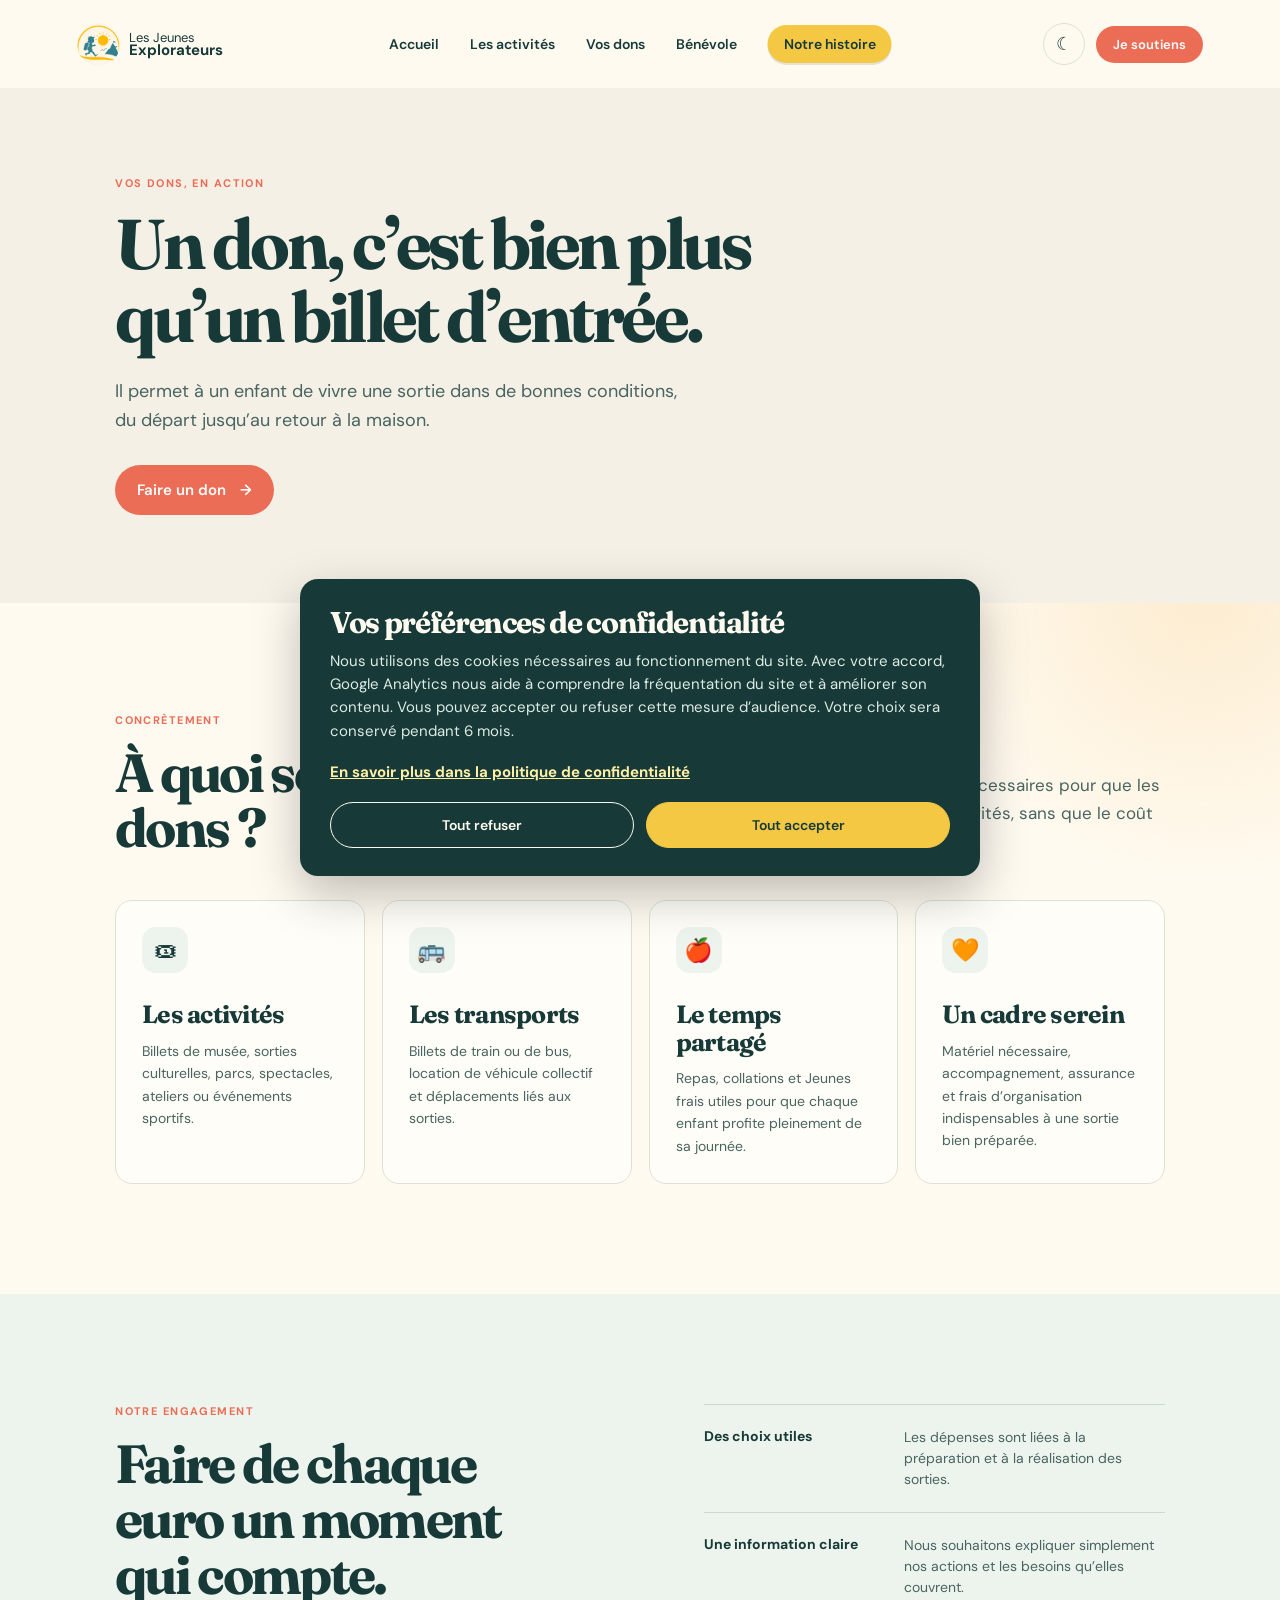
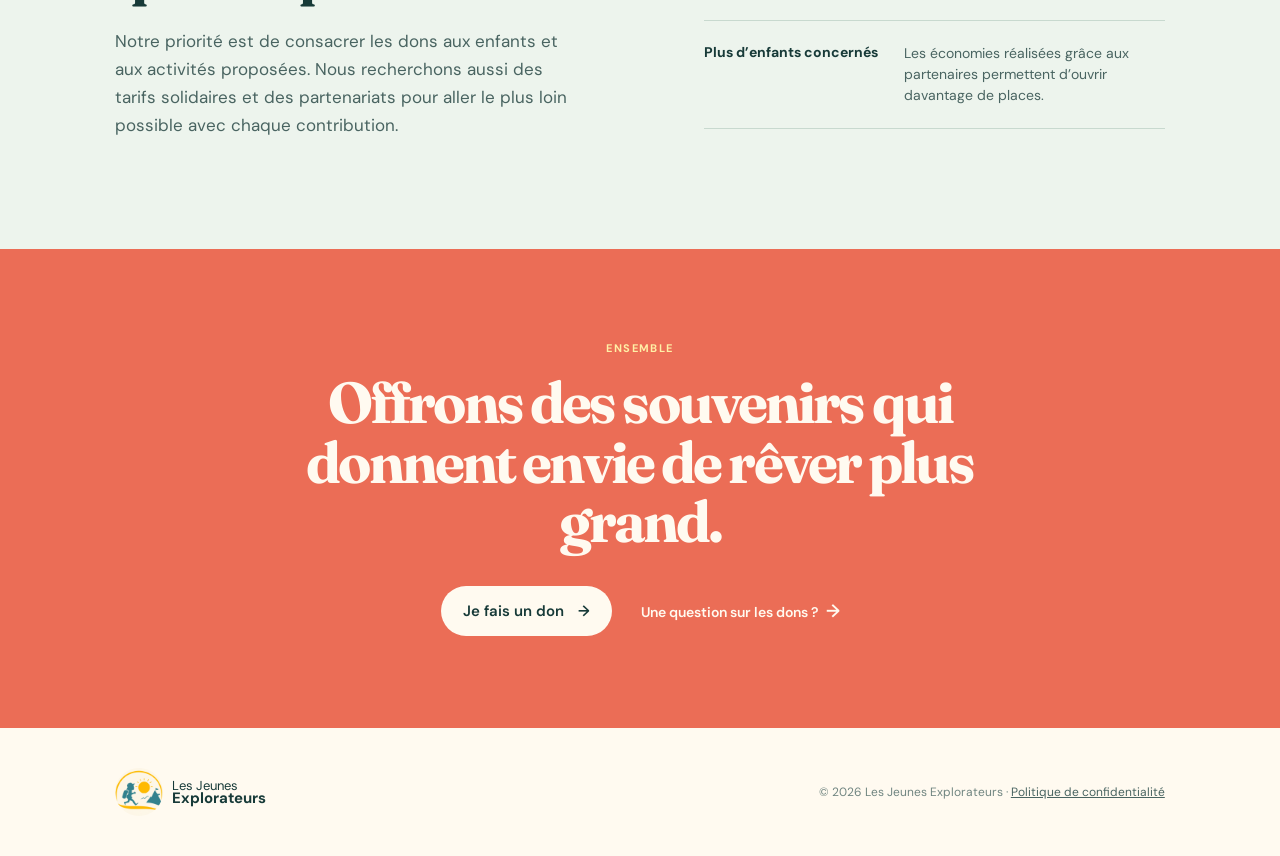
<file: vos-dons.html>
<!doctype html>
<html lang="fr">
  <head>
    <meta charset="UTF-8" />
    <meta name="viewport" content="width=device-width, initial-scale=1.0" />
    <meta name="theme-color" content="#173a38" />
    <meta name="apple-mobile-web-app-capable" content="yes" />
    <link rel="manifest" href="manifest.webmanifest" />
    <meta name="description" content="Découvrez comment les dons soutiennent les activités et les sorties des Jeunes Explorateurs." />
    <title>Vos dons — Les Jeunes Explorateurs</title>
    <link rel="canonical" href="https://lesjeunesexplorateurs.fr/vos-dons.html" />
    <link rel="icon" type="image/png" href="assets/images/favicon-64.png" />
    <link rel="apple-touch-icon" href="assets/images/apple-touch-icon.png" />
    <meta property="og:type" content="website" />
    <meta property="og:locale" content="fr_FR" />
    <meta property="og:site_name" content="Les Jeunes Explorateurs" />
    <meta property="og:title" content="Vos dons — Les Jeunes Explorateurs" />
    <meta property="og:description" content="Soutenez les activités et les sorties des Jeunes Explorateurs grâce à votre don." />
    <meta property="og:url" content="https://lesjeunesexplorateurs.fr/vos-dons.html" />
    <meta property="og:image" content="https://lesjeunesexplorateurs.fr/assets/images/sortie-musee-enfants.jpg" />
    <meta property="og:image:alt" content="Des enfants découvrent une exposition scientifique lors d’une sortie au musée" />
    <meta name="twitter:card" content="summary_large_image" />
    <meta name="twitter:title" content="Vos dons — Les Jeunes Explorateurs" />
    <meta name="twitter:description" content="Soutenez les activités et les sorties des Jeunes Explorateurs grâce à votre don." />
    <meta name="twitter:image" content="https://lesjeunesexplorateurs.fr/assets/images/sortie-musee-enfants.jpg" />
    <link rel="preconnect" href="https://fonts.googleapis.com" />
    <link rel="preconnect" href="https://fonts.gstatic.com" crossorigin />
    <link href="https://fonts.googleapis.com/css2?family=DM+Sans:wght@400;500;600;700&family=Fraunces:opsz,wght@9..144,600;9..144,700&display=swap" rel="stylesheet" />
    <link rel="stylesheet" href="assets/css/styles.css" />
    <link rel="stylesheet" href="assets/css/page-transitions.css" />
    <script src="assets/js/page-transitions.js" defer></script>
    <link rel="stylesheet" href="assets/css/theme.css" />
    <script src="assets/js/theme.js" defer></script>
    <link rel="stylesheet" href="assets/css/logo.css" />
    <link rel="stylesheet" href="assets/css/navigation.css" />
    <link rel="stylesheet" href="assets/css/mobile-menu.css" />
    <script src="assets/js/mobile-menu.js" defer></script>
    <script src="assets/js/pwa.js" defer></script>
    <link rel="stylesheet" href="assets/css/donations.css" />
  </head>
  <body>
    <header class="site-header">
      <a class="brand" href="index.html" aria-label="Les Petits Explorateurs, accueil"><img class="brand-logo" src="assets/images/logo-petits-explorateurs-512.png" alt="Logo Les Petits Explorateurs" /><span>Les Jeunes<br /><strong>Explorateurs</strong></span></a>
      <nav aria-label="Navigation principale">
        <a href="index.html#accueil">Accueil</a>
        <a href="index.html#activites">Les activités</a>
        <a class="donations-link" href="vos-dons.html" aria-current="page">Vos dons</a>
        <a href="benevole.html">Bénévole</a>
        <a class="story-link" href="notre-histoire.html">Notre histoire</a>
      </nav>
      <button class="mobile-menu-toggle" type="button" aria-label="Ouvrir le menu" aria-expanded="false"><span></span><span></span><span></span></button>
      <a class="button button-small" href="index.html#agir">Je soutiens</a>
    </header>

    <main>
      <section class="donations-hero">
        <div>
          <p class="eyebrow">Vos dons, en action</p>
          <h1>Un don, c’est bien plus qu’un billet d’entrée.</h1>
          <p>Il permet à un enfant de vivre une sortie dans de bonnes conditions, du départ jusqu’au retour à la maison.</p>
          <a class="button" href="index.html#agir">Faire un don <span>→</span></a>
        </div>
      </section>

      <section class="donations-uses section" aria-labelledby="uses-title">
        <div class="donations-heading">
          <p class="eyebrow">Concrètement</p>
          <h2 id="uses-title">À quoi servent les dons&nbsp;?</h2>
          <p>Les dons financent les dépenses nécessaires pour que les enfants puissent participer aux activités, sans que le coût soit un frein pour leur famille.</p>
        </div>

        <div class="donations-grid">
          <article class="donation-use">
            <span class="use-icon" aria-hidden="true">🎟</span>
            <h3>Les activités</h3>
            <p>Billets de musée, sorties culturelles, parcs, spectacles, ateliers ou événements sportifs.</p>
          </article>
          <article class="donation-use">
            <span class="use-icon" aria-hidden="true">🚌</span>
            <h3>Les transports</h3>
            <p>Billets de train ou de bus, location de véhicule collectif et déplacements liés aux sorties.</p>
          </article>
          <article class="donation-use">
            <span class="use-icon" aria-hidden="true">🍎</span>
            <h3>Le temps partagé</h3>
            <p>Repas, collations et Jeunes frais utiles pour que chaque enfant profite pleinement de sa journée.</p>
          </article>
          <article class="donation-use">
            <span class="use-icon" aria-hidden="true">🧡</span>
            <h3>Un cadre serein</h3>
            <p>Matériel nécessaire, accompagnement, assurance et frais d’organisation indispensables à une sortie bien préparée.</p>
          </article>
        </div>
      </section>

      <section class="donations-commitment section">
        <div class="commitment-copy">
          <p class="eyebrow">Notre engagement</p>
          <h2>Faire de chaque euro un moment qui compte.</h2>
          <p>Notre priorité est de consacrer les dons aux enfants et aux activités proposées. Nous recherchons aussi des tarifs solidaires et des partenariats pour aller le plus loin possible avec chaque contribution.</p>
        </div>
        <div class="commitment-points">
          <div><strong>Des choix utiles</strong><span>Les dépenses sont liées à la préparation et à la réalisation des sorties.</span></div>
          <div><strong>Une information claire</strong><span>Nous souhaitons expliquer simplement nos actions et les besoins qu’elles couvrent.</span></div>
          <div><strong>Plus d’enfants concernés</strong><span>Les économies réalisées grâce aux partenaires permettent d’ouvrir davantage de places.</span></div>
        </div>
      </section>

      <section class="donations-cta">
        <p class="eyebrow">Ensemble</p>
        <h2>Offrons des souvenirs qui donnent envie de rêver plus grand.</h2>
        <div><a class="button light-button" href="index.html#agir">Je fais un don <span>→</span></a><a class="text-link" href="index.html#contact">Une question sur les dons ? <span>→</span></a></div>
      </section>
    </main>

    <footer><a class="brand" href="index.html"><img class="brand-logo" src="assets/images/logo-petits-explorateurs-512.png" alt="Logo Les Petits Explorateurs" /><span>Les Jeunes<br /><strong>Explorateurs</strong></span></a><p>© 2026 Les Jeunes Explorateurs · <a class="footer-link" href="confidentialite.html">Politique de confidentialité</a></p></footer>
    <script src="assets/js/cookie.js"></script>
  </body>
</html>
</file>
<file: assets/css/styles.css>
:root{--ink:#173a38;--cream:#fffaf0;--coral:#eb6d56;--yellow:#f5c843;--leaf:#6a9d80;--line:#dce1d6}*{box-sizing:border-box}html{scroll-behavior:smooth}body{margin:0;background:var(--cream);color:var(--ink);font-family:"DM Sans",sans-serif}.site-header{height:88px;padding:0 6vw;display:flex;align-items:center;justify-content:space-between;gap:24px}.brand{display:flex;align-items:center;gap:9px;color:var(--ink);text-decoration:none;font-size:13px;line-height:12px}.brand strong{font-size:15px}.brand-mark{display:grid;place-items:center;width:31px;height:31px;border-radius:50%;background:var(--yellow);font-size:17px}.site-header nav{display:flex;gap:31px}.site-header nav a,.text-link{color:var(--ink);text-decoration:none;font-size:14px;font-weight:600}.button{border:0;border-radius:99px;background:var(--coral);color:white;padding:15px 22px;font:600 15px "DM Sans",sans-serif;cursor:pointer;text-decoration:none;display:inline-flex;gap:14px;align-items:center;justify-content:center;transition:transform .2s,background .2s}.button:hover{transform:translateY(-2px);background:#d85c47}.button-small{padding:10px 17px;font-size:13px}.hero{min-height:570px;padding:75px 9vw 66px;display:grid;grid-template-columns:1.06fr .94fr;align-items:center;gap:70px;background:#f4f0e6;overflow:hidden}.eyebrow{text-transform:uppercase;letter-spacing:.13em;font-weight:700;font-size:11px;color:var(--coral);margin:0 0 18px}.hero h1,h2{font-family:Fraunces,serif;letter-spacing:-.045em;margin:0;line-height:1.02}.hero h1{font-size:clamp(47px,5.5vw,76px)}.lead{font-size:18px;line-height:1.55;max-width:550px;margin:25px 0;color:#47625e}.hero-actions{display:flex;align-items:center;gap:28px;margin-top:35px}.text-link{background:none;border:0;padding:0;cursor:pointer}.text-link span{font-size:18px;margin-left:5px}.hero-art{height:390px;position:relative;border-radius:46% 54% 48% 52%/53% 44% 56% 47%;background:#b6d8ca;overflow:hidden}.sun{width:95px;height:95px;border-radius:50%;background:var(--yellow);position:absolute;right:70px;top:55px}.cloud{position:absolute;width:100px;height:28px;border-radius:30px;background:#fffaf0;opacity:.85}.cloud:before,.cloud:after{content:"";position:absolute;border-radius:50%;background:#fffaf0}.cloud:before{height:45px;width:45px;bottom:0;left:17px}.cloud:after{height:35px;width:35px;bottom:0;left:47px}.cloud-one{left:55px;top:83px;transform:scale(.65)}.cloud-two{right:18px;top:165px;transform:scale(.45)}.hill{position:absolute;border-radius:50% 50% 0 0;bottom:-50px}.hill-back{background:#7da88b;width:105%;height:190px;left:-30px}.hill-front{background:#4d806d;width:86%;height:142px;right:-50px}.star{position:absolute;color:#fffaf0;font-size:25px}.star-one{top:56px;left:78px}.star-two{top:155px;left:150px;font-size:13px}.kids{position:absolute;bottom:50px;left:20%;display:flex;gap:29px;align-items:end}.kid{display:block;position:relative;width:33px;height:33px;border-radius:50%;background:#f7bc87;border:11px solid #ef6b55;box-shadow:0 45px 0 -1px #f5c843}.kid:before{content:"";position:absolute;background:#283f55;width:37px;height:21px;left:-13px;top:-15px;border-radius:70% 60% 25% 20%}.kid-two{background:#815342;border-color:#597ca3;transform:scale(1.16);box-shadow:0 46px 0 -1px #f3a84b}.kid-three{background:#583c32;border-color:#f3c943;transform:scale(.88);box-shadow:0 45px 0 -1px #ef765c}.impact{background:var(--ink);display:grid;grid-template-columns:repeat(3,1fr);padding:37px 12vw;color:white;text-align:center}.impact div+div{border-left:1px solid #55706c}.impact strong{display:block;font:700 34px Fraunces,serif;color:var(--yellow)}.impact span{font-size:13px;color:#d8e2dc}.section{padding:110px 9vw}.mission{display:grid;grid-template-columns:1fr 1fr;gap:12vw}.section h2{font-size:clamp(36px,4vw,54px);max-width:550px}.mission-text{font-size:17px;line-height:1.65;color:#496461}.mission-text p:first-child{margin-top:0}.mission .text-link{display:inline-block;margin-top:12px}.activities{background:#edf4ed}.section-heading{display:flex;justify-content:space-between;align-items:end;margin-bottom:40px}.admin-toggle{color:var(--ink)}.activity-grid{display:grid;grid-template-columns:repeat(3,1fr);gap:20px}.activity-card{background:#fffdf7;padding:25px;border-radius:16px;min-height:250px;display:flex;flex-direction:column;box-shadow:0 2px 0 rgba(23,58,56,.04)}.tag{font-size:11px;font-weight:700;text-transform:uppercase;letter-spacing:.09em;color:var(--coral);margin-bottom:auto}.activity-card h3{font:700 28px/1.08 Fraunces,serif;margin:30px 0 16px}.meta{border-top:1px solid var(--line);padding-top:15px;color:#5a716d;font-size:13px;line-height:1.7}.meta strong{color:var(--ink)}.empty-state{color:#5a716d}.cta{padding:90px 9vw;background:var(--coral);color:#fffaf0;display:grid;grid-template-columns:1.2fr .8fr;gap:50px;align-items:center}.cta .eyebrow{color:#fff0a6}.cta h2{font-size:clamp(37px,4vw,56px)}.cta-options{display:flex;flex-direction:column;gap:12px}.light-button{background:#fffaf0;color:var(--ink)}.light-button:hover{background:white}.outline-button{background:transparent;border:1px solid #fffaf0}.outline-button:hover{background:#d95b46}footer{padding:40px 9vw;display:flex;justify-content:space-between;align-items:center;gap:25px}footer p{font-size:12px;color:#708580}dialog{border:0;border-radius:20px;padding:34px;max-width:500px;width:calc(100% - 34px);color:var(--ink);box-shadow:0 20px 70px rgba(0,0,0,.23)}dialog::backdrop{background:rgba(20,49,47,.52)}dialog h2{font-size:36px;margin-bottom:25px}.close{position:absolute;right:17px;top:12px;border:0;background:none;color:var(--ink);font-size:29px;cursor:pointer}form label{display:block;margin:14px 0;font-size:13px;font-weight:700}input,select{display:block;width:100%;margin-top:6px;border:1px solid #cbd7cd;border-radius:9px;padding:11px;font:15px "DM Sans",sans-serif;background:white}form .button{margin-top:12px}@media(max-width:720px){.site-header{padding:0 6vw}.site-header nav{display:none}.site-header .button-small{display:none}.hero{padding:60px 7vw;grid-template-columns:1fr;gap:40px}.hero-art{height:280px}.impact{padding:28px 4vw}.impact strong{font-size:27px}.impact span{font-size:11px}.section,.cta{padding:70px 7vw}.mission,.cta{grid-template-columns:1fr;gap:35px}.section-heading{display:block}.section-heading .admin-toggle{margin-top:20px}.activity-grid{grid-template-columns:1fr}.cta-options{max-width:330px}footer{padding:33px 7vw;display:block}footer p{margin-top:20px}}
</file>
<file: assets/css/page-transitions.css>
@keyframes page-arrival {
  0% {
    opacity: 0;
  }

  68% {
    opacity: 1;
  }

  100% {
    opacity: 1;
  }
}

@keyframes page-departure {
  to {
    opacity: 0;
  }
}

@keyframes explorer-glow {
  0%, 100% {
    transform: translate3d(-4%, 0, 0) scale(1);
    opacity: 0.22;
  }

  50% {
    transform: translate3d(5%, 0, 0) scale(1.08);
    opacity: 0.42;
  }
}

body {
  animation: page-arrival 720ms cubic-bezier(0.22, 1, 0.36, 1) both;
}

/* La lueur décorative sort volontairement de l'écran : elle ne doit pas
   agrandir la page ni créer de défilement horizontal. */
html,
body {
  overflow-x: hidden;
}

body::before {
  position: fixed;
  z-index: -1;
  inset: auto -18vw 0 auto;
  width: min(48vw, 620px);
  aspect-ratio: 1;
  border-radius: 50%;
  background: radial-gradient(circle, rgba(242, 179, 64, 0.18), rgba(242, 179, 64, 0) 68%);
  content: "";
  pointer-events: none;
  transform-origin: bottom right;
  animation: explorer-glow 10s ease-in-out infinite;
}

body.is-leaving {
  pointer-events: none;
  animation: page-departure 300ms cubic-bezier(0.4, 0, 1, 1) both;
}

@media (prefers-reduced-motion: reduce) {
  body,
  body.is-leaving,
  body::before {
    animation: none;
  }
}
</file>
<file: assets/css/theme.css>
html { color-scheme: light; }
html[data-theme="dark"] { color-scheme: dark; }
.theme-toggle { width:42px; height:42px; border:1px solid #dce1d6; border-radius:50%; display:grid; place-items:center; padding:0; background:#fffaf0; color:#173a38; font-size:18px; cursor:pointer; transition:transform .2s ease, background .2s ease; }
.theme-toggle:hover { transform:translateY(-2px); background:#f5c843; }
.theme-toggle.floating { position:fixed; z-index:9996; right:18px; top:18px; box-shadow:0 4px 15px rgba(0,0,0,.14); }
.site-header > .theme-toggle:not(.floating) { position:absolute; z-index:2; right:calc(6vw + 118px); top:23px; }
html[data-theme="dark"] body { background:#102724; color:#eaf4ee; }
html[data-theme="dark"] .site-header, html[data-theme="dark"] footer, html[data-theme="dark"] .contact { background:#102724; }
html[data-theme="dark"] .hero, html[data-theme="dark"] .story-hero, html[data-theme="dark"] .payment-result { background:#183833; }
html[data-theme="dark"] .brand { color:#eaf4ee; }
html[data-theme="dark"] .lead { color:#c5d8d0; }
html[data-theme="dark"] .activities, html[data-theme="dark"] .founders, html[data-theme="dark"] .admin-card { background:#1b413a; }
html[data-theme="dark"] .activity-card, html[data-theme="dark"] .contact-form, html[data-theme="dark"] dialog { background:#214a42; color:#eaf4ee; }
html[data-theme="dark"] .story-hero > p:last-child, html[data-theme="dark"] .founders-intro > p:last-child { color:#c5d8d0; }
html[data-theme="dark"] .story-hero .eyebrow, html[data-theme="dark"] .founders .eyebrow, html[data-theme="dark"] .portrait-text .eyebrow { color:#ffae9c; }
html[data-theme="dark"] .portrait-card { background:#214a42; border:1px solid #45665e; color:#eaf4ee; }
html[data-theme="dark"] .portrait-text h2 { color:#eaf4ee; }
html[data-theme="dark"] .access-to-leisure { background:#102724; }
html[data-theme="dark"] .donations-hero { background:#183833; }
html[data-theme="dark"] .donations-hero > div > p:not(.eyebrow), html[data-theme="dark"] .donations-heading > p:last-child, html[data-theme="dark"] .commitment-copy > p:not(.eyebrow), html[data-theme="dark"] .donation-use p, html[data-theme="dark"] .commitment-points span { color:#c5d8d0; }
html[data-theme="dark"] .donation-use { background:#214a42; border-color:#45665e; }
html[data-theme="dark"] .use-icon { background:#183833; }
html[data-theme="dark"] .donations-commitment { background:#1b413a; }
html[data-theme="dark"] .commitment-points, html[data-theme="dark"] .commitment-points div { border-color:#45665e; }
html[data-theme="dark"] .admin-form-section, html[data-theme="dark"] .admin-activities { border-color:#45665e; }
html[data-theme="dark"] .admin-checkbox, html[data-theme="dark"] .admin-activity-item p, html[data-theme="dark"] .admin-empty-state { color:#c5d8d0; }
html[data-theme="dark"] .admin-activity-item { background:#214a42; border-color:#45665e; }
html[data-theme="dark"] .admin-activity-topline { color:#a9c2b8; }
html[data-theme="dark"] .activities-count { background:#29584d; color:#d9eee2; }
html[data-theme="dark"] .admin-action-button { border-color:#55786e; color:#eaf4ee; }
html[data-theme="dark"] .admin-action-button:hover { background:#315f55; }
html[data-theme="dark"] .admin-delete-button { border-color:#b86b5e; color:#ffb8ac; }
html[data-theme="dark"] .admin-delete-button:hover { background:#603c36; }
html[data-theme="dark"] .admin-volunteer-item { background:#214a42; border-color:#45665e; }
html[data-theme="dark"] .admin-volunteer-item p { color:#c5d8d0; }
html[data-theme="dark"] .admin-volunteer-topline span:last-child { color:#a9c2b8; }
html[data-theme="dark"] .admin-volunteer-actions .admin-action-button:not(.admin-delete-button) { background:#315f55; border-color:#6b9787; color:#fff4be; }
html[data-theme="dark"] .admin-volunteer-actions .admin-action-button:not(.admin-delete-button):hover { background:#3d7466; }
html[data-theme="dark"] .volunteer-hero { background:#183833; }
html[data-theme="dark"] .volunteer-hero p:not(.eyebrow), html[data-theme="dark"] .volunteer-heading > p:last-child, html[data-theme="dark"] .volunteer-form-intro > p:not(.eyebrow), html[data-theme="dark"] .role-card p { color:#c5d8d0; }
html[data-theme="dark"] .role-card, html[data-theme="dark"] .volunteer-form { background:#214a42; border-color:#45665e; }
html[data-theme="dark"] .role-card>span { background:#183833; }
html[data-theme="dark"] .volunteer-form-section { background:#1b413a; }
html[data-theme="dark"] .volunteer-form textarea { background:#102724; border-color:#55786e; color:#eaf4ee; }
html[data-theme="dark"] .optional { color:#a9c2b8; }
html[data-theme="dark"] .volunteer-form .form-note.success { color:#8ee0b4; }
html[data-theme="dark"] .access-intro p:last-child, html[data-theme="dark"] .access-action p { color:#c5d8d0; }
html[data-theme="dark"] .data-card { background:#214a42; border-color:#45665e; }
html[data-theme="dark"] .data-card-main { background:#173a38; border-color:#497067; }
html[data-theme="dark"] .data-card strong { color:#fff4be; }
html[data-theme="dark"] .data-card p, html[data-theme="dark"] .data-card a { color:#c5d8d0; }
html[data-theme="dark"] .data-card-main p, html[data-theme="dark"] .data-card-main a { color:#eaf4ee; }
html[data-theme="dark"] .access-action { background:#1b413a; }
html[data-theme="dark"] .meta, html[data-theme="dark"] .empty-state { color:#c5d8d0; }
html[data-theme="dark"] .meta strong { color:#eaf4ee; }
html[data-theme="dark"] .privacy-check { color:#c5d8d0; }
html[data-theme="dark"] .privacy-check a { color:#fff4be; }
html[data-theme="dark"] .privacy-check input[type="checkbox"] { accent-color:#f5c843; }
html[data-theme="dark"] .mission-text, html[data-theme="dark"] .contact-copy, html[data-theme="dark"] .privacy-page section p, html[data-theme="dark"] .privacy-intro, html[data-theme="dark"] .payment-result p:not(.eyebrow), html[data-theme="dark"] .admin-card>p, html[data-theme="dark"] .portrait-text>p:last-child { color:#c5d8d0; }
html[data-theme="dark"] footer p, html[data-theme="dark"] .updated, html[data-theme="dark"] .form-note { color:#a9c2b8; }
html[data-theme="dark"] .text-link, html[data-theme="dark"] .site-header nav a, html[data-theme="dark"] .footer-link, html[data-theme="dark"] .close { color:#eaf4ee; }
html[data-theme="dark"] .theme-toggle { background:#214a42; border-color:#497067; color:#fff4be; }
html[data-theme="dark"] .theme-toggle:hover { background:#f5c843; color:#173a38; }
html[data-theme="dark"] input, html[data-theme="dark"] select, html[data-theme="dark"] textarea { background:#102724; color:#eaf4ee; border-color:#55786e; }
html[data-theme="dark"] .privacy-page section, html[data-theme="dark"] .meta { border-color:#45665e; }
html[data-theme="dark"] .mobile-menu-toggle, html[data-theme="dark"] .site-header.mobile-menu-open nav { background:#214a42; }
html[data-theme="dark"] .registration-page { background:#102724; color:#eaf4ee; }
html[data-theme="dark"] .registration-hero { background:#183833; }
html[data-theme="dark"] .registration-hero > p:not(.eyebrow), html[data-theme="dark"] .registration-step-list p, html[data-theme="dark"] .registration-detail-grid p, html[data-theme="dark"] .faq-list details p { color:#c5d8d0; }
html[data-theme="dark"] .registration-details { background:#1b413a; }
html[data-theme="dark"] .registration-detail-grid article { background:#214a42; }
html[data-theme="dark"] .registration-step-list article, html[data-theme="dark"] .faq-list, html[data-theme="dark"] .faq-list details { border-color:#45665e; }
html[data-theme="dark"] .registration-form-section { background:#173a38; }
html[data-theme="dark"] .registration-form { background:#214a42; color:#eaf4ee; }
html[data-theme="dark"] .registration-form input, html[data-theme="dark"] .registration-form select { background:#102724; color:#eaf4ee; border-color:#55786e; }
html[data-theme="dark"] .registration-form .privacy-check { color:#c5d8d0; }
html[data-theme="dark"] .registration-form .privacy-check a, html[data-theme="dark"] .faq-list a { color:#fff4be; }
html[data-theme="dark"] .registration-form .form-note { color:#a9c2b8; }
html[data-theme="dark"] .faq-section { background:#102724; }
@media (max-width:720px) { .site-header > .mobile-menu-toggle { position:absolute; right:6vw; top:23px; } .site-header > .theme-toggle:not(.floating) { right:calc(6vw + 54px); top:23px; } }
@media (prefers-reduced-motion: reduce) { .theme-toggle { transition:none; } }
</file>
<file: assets/css/logo.css>
.brand-logo { width:43px; height:43px; object-fit:cover; object-position:center; border-radius:50%; background:#fffaf0; }
footer .brand-logo { width:48px; height:48px; }
</file>
<file: assets/css/navigation.css>
.site-header { position:relative; }
.site-header nav { position:absolute; left:50%; transform:translateX(-50%); align-items:center; white-space:nowrap; }
.site-header nav .story-link { background:#f5c843; color:#173a38; border-radius:999px; padding:10px 16px; box-shadow:0 2px 0 rgba(23,58,56,.12); transition:transform .2s, background .2s; }
.site-header nav .story-link:hover, .site-header nav .story-link[aria-current="page"] { background:#eb6d56; color:#fff; transform:translateY(-2px); }
@media (max-width:720px) { .site-header nav { position:static; transform:none; } }
.footer-link { color:#496461; }
.footer-link:hover { color:#eb6d56; }
@media (max-width:1100px) and (min-width:721px) { .site-header nav { gap:16px; } .site-header nav a { font-size:13px; } .site-header nav .story-link { padding:9px 13px; } }
</file>
<file: assets/css/mobile-menu.css>
.mobile-menu-toggle{display:none}@media(max-width:720px){.mobile-menu-toggle{display:grid;place-items:center;width:45px;height:42px;padding:0;border:0;border-radius:10px;background:#173a38;cursor:pointer}.mobile-menu-toggle span{display:block;width:20px;height:2px;border-radius:2px;background:#fffaf0;transition:transform .2s,opacity .2s}.site-header nav{display:none!important}.site-header.mobile-menu-open nav{display:flex!important;position:absolute;z-index:100;top:72px;right:5vw;left:auto;transform:none;width:min(285px,88vw);padding:12px;gap:3px;flex-direction:column;align-items:stretch;background:#fffaf0;border:1px solid #dce1d6;border-radius:15px;box-shadow:0 18px 40px rgba(23,58,56,.18)}.site-header.mobile-menu-open nav a{padding:13px 12px;border-radius:9px}.site-header.mobile-menu-open nav .story-link{padding:13px 12px;text-align:center}.site-header.mobile-menu-open .mobile-menu-toggle span:nth-child(1){transform:translateY(7px) rotate(45deg)}.site-header.mobile-menu-open .mobile-menu-toggle span:nth-child(2){opacity:0}.site-header.mobile-menu-open .mobile-menu-toggle span:nth-child(3){transform:translateY(-7px) rotate(-45deg)}}
</file>
<file: assets/css/contact.css>
textarea { display:block; width:100%; margin-top:6px; border:1px solid #cbd7cd; border-radius:9px; padding:11px; font:15px "DM Sans", sans-serif; background:#fff; resize:vertical; }
.contact { display:grid; grid-template-columns:1fr 1fr; gap:11vw; background:#fffaf0; }
.contact-copy { max-width:430px; line-height:1.6; color:#496461; font-size:17px; }
.email-link { display:inline-block; color:#eb6d56; font-weight:700; font-size:18px; margin-top:8px; }
.contact-form { background:#edf4ed; border-radius:17px; padding:24px; }
.form-note { font-size:12px; color:#58706c; line-height:1.45; margin:13px 0 0; }
.contact-honeypot { position:absolute; width:1px; height:1px; overflow:hidden; clip:rect(0 0 0 0); white-space:nowrap; }
.contact-form .privacy-check { margin-top:16px; }
.contact-form .button:disabled { cursor:wait; opacity:.7; }
@media (max-width:720px) { .contact { grid-template-columns:1fr; gap:35px; } }
</file>
<file: assets/css/privacy.css>
.privacy-page { max-width:900px; margin:0 auto; padding:85px 8vw 110px; }
.privacy-page h1 { font:700 clamp(45px,5vw,68px)/1.03 Fraunces,serif; letter-spacing:-.05em; margin:0 0 22px; }
.privacy-intro { max-width:620px; font-size:19px; line-height:1.6; color:#496461; margin-bottom:8px; }
.updated { font-size:13px; color:#708580; margin-bottom:55px; }
.privacy-page section { border-top:1px solid #dce1d6; padding:29px 0; }
.privacy-page section h2 { font-size:28px; margin-bottom:12px; }
.privacy-page section p { max-width:720px; color:#496461; line-height:1.65; margin:0; }
.privacy-page section a, .privacy-check a { color:#d85c47; font-weight:700; }
.privacy-check { display:flex; align-items:flex-start; gap:9px; font-size:12px; font-weight:400; line-height:1.45; color:#496461; }
.privacy-check input { display:block; width:auto; margin:3px 0 0; padding:0; }
.return-registration { margin-top:18px; }
</file>
<file: assets/css/hero-photo.css>
.hero-art{background:#dcece5}.hero-photo{display:block;width:100%;height:100%;object-fit:cover;object-position:center}@media(max-width:720px){.hero-photo{object-position:60% center}}
</file>
<file: assets/css/activity-registration.css>
.activity-registration-button{margin-top:18px;align-self:flex-start;border:0;background:none;padding:0;color:var(--coral);font:700 14px "DM Sans",sans-serif;cursor:pointer}.activity-registration-button span{font-size:18px;margin-left:5px}.activity-registration-button:hover{color:#d85c47;text-decoration:underline;text-underline-offset:4px}
</file>
<file: assets/css/access-to-leisure.css>
.access-to-leisure {
  background: #fffdf7;
}

.access-intro {
  display: grid;
  grid-template-columns: minmax(0, 0.9fr) minmax(0, 1fr);
  column-gap: 9vw;
  align-items: end;
  margin-bottom: 48px;
}

.access-intro .eyebrow,
.access-intro h2 {
  grid-column: 1;
}

.access-intro p:last-child {
  grid-column: 2;
  grid-row: 1 / span 2;
  margin: 0;
  color: #496461;
  font-size: 17px;
  line-height: 1.65;
}

.access-data {
  display: grid;
  grid-template-columns: 1.18fr 1fr 1fr;
  gap: 18px;
}

.data-card {
  display: flex;
  min-height: 278px;
  flex-direction: column;
  padding: 28px;
  border: 1px solid #dce1d6;
  border-radius: 18px;
  background: #f5f0e6;
}

.data-card-main {
  border-color: #173a38;
  background: #173a38;
  color: #fffaf0;
}

.data-label {
  color: #d85c47;
  font-size: 11px;
  font-weight: 700;
  letter-spacing: .11em;
  text-transform: uppercase;
}

.data-card strong {
  display: block;
  margin: 26px 0 14px;
  color: #173a38;
  font: 700 clamp(38px, 4vw, 57px)/.95 Fraunces, serif;
  letter-spacing: -.06em;
}

.data-card-main strong {
  color: #f5c843;
}

.data-card p {
  margin: 0;
  color: #496461;
  font-size: 14px;
  line-height: 1.55;
}

.data-card-main p {
  color: #d8e2dc;
}

.data-card a {
  margin-top: auto;
  padding-top: 19px;
  color: #496461;
  font-size: 11px;
  font-weight: 700;
  line-height: 1.4;
  text-decoration: none;
}

.data-card-main a {
  color: #fffaf0;
}

.data-card a:hover {
  text-decoration: underline;
  text-underline-offset: 3px;
}

.access-action {
  display: flex;
  align-items: center;
  justify-content: space-between;
  gap: 28px;
  margin-top: 28px;
  padding: 24px 28px;
  border-radius: 16px;
  background: #edf4ed;
}

.access-action p {
  max-width: 630px;
  margin: 0;
  color: #496461;
  font-size: 16px;
  line-height: 1.5;
}

.access-action .text-link {
  flex: 0 0 auto;
}

@media (max-width: 720px) {
  .access-intro {
    display: block;
    margin-bottom: 32px;
  }

  .access-intro p:last-child {
    margin-top: 25px;
    font-size: 16px;
  }

  .access-data {
    grid-template-columns: 1fr;
    gap: 13px;
  }

  .data-card {
    min-height: 230px;
  }

  .data-card strong {
    margin-top: 20px;
  }

  .access-action {
    display: block;
    padding: 23px;
  }

  .access-action .text-link {
    display: inline-block;
    margin-top: 18px;
  }
}
</file>
<file: assets/css/admin.css>
.admin-page{min-height:100vh;max-width:900px;margin:0 auto;padding:46px 24px 80px}.admin-page>.brand{margin-bottom:42px}.admin-card{background:#edf4ed;border-radius:18px;padding:34px}.admin-card h1{font:700 clamp(38px,6vw,54px)/1.03 Fraunces,serif;letter-spacing:-.045em;margin:0 0 16px}.admin-card>p{color:#496461;line-height:1.6}.admin-card form{margin-top:20px}.admin-message{min-height:24px;font-size:14px;font-weight:600}.admin-message.error,.admin-error-text{color:#b33d2b}.admin-message.success{color:#28704f}.admin-heading,.admin-section-heading{display:flex;align-items:flex-start;justify-content:space-between;gap:20px}.admin-heading .text-link{margin-top:4px}.admin-card input,.admin-card select{background:#fff}.admin-form-section,.admin-activities{margin-top:38px;padding-top:32px;border-top:1px solid #c8d9cf}.admin-section-heading{align-items:center}.admin-section-heading h2{margin:0;font:700 27px/1.1 Fraunces,serif;letter-spacing:-.035em}.admin-checkbox{display:flex!important;align-items:flex-start;gap:9px;color:#496461;font-weight:400!important;line-height:1.45}.admin-checkbox input{display:block;width:auto;margin:3px 0 0;padding:0}.activities-count{padding:6px 10px;border-radius:999px;background:#d8e8db;color:#356151;font-size:12px;font-weight:700}.admin-activity-list,.admin-volunteer-list{display:grid;gap:12px;margin-top:19px}.admin-activity-item,.admin-volunteer-item{display:flex;justify-content:space-between;gap:22px;padding:21px;border:1px solid #c8d9cf;border-radius:14px;background:#fffdf7}.admin-activity-topline,.admin-volunteer-topline{display:flex;align-items:center;gap:10px;color:#5a716d;font-size:11px;font-weight:700;letter-spacing:.07em;text-transform:uppercase}.admin-status{padding:5px 8px;border-radius:999px;letter-spacing:.04em}.admin-status.is-published{background:#dceee1;color:#28704f}.admin-status.is-hidden{background:#f3e6c5;color:#84631c}.admin-activity-item h3{margin:13px 0 7px;font:700 24px/1.1 Fraunces,serif;letter-spacing:-.03em}.admin-activity-item p,.admin-volunteer-item p{margin:0;color:#496461;font-size:13px;line-height:1.55}.admin-volunteer-topline{font-size:15px;letter-spacing:0;text-transform:none}.admin-volunteer-topline span:last-child{color:#5a716d;font-size:12px;white-space:nowrap}.admin-volunteer-item p+p{margin-top:4px}.admin-volunteer-item a{color:inherit}.admin-volunteer-actions{display:flex;align-items:center;align-self:center;gap:8px}.admin-activity-actions{display:flex;align-items:center;align-self:center;gap:8px}.admin-action-button{border:1px solid #b9cfc3;border-radius:9px;padding:9px 11px;background:transparent;color:#173a38;font:700 12px "DM Sans",sans-serif;cursor:pointer}.admin-action-button:hover{background:#e3efe6}.admin-delete-button{border-color:#e4aaa0;color:#a84434}.admin-delete-button:hover{background:#fbe6e2}.admin-empty-state{margin:0;padding:21px;border:1px dashed #b8cfc4;border-radius:13px;color:#58706c;font-size:14px}.admin-volunteer-form-grid{display:grid;grid-template-columns:repeat(2,minmax(0,1fr));column-gap:20px}.admin-volunteer-form-section .button{margin-top:5px}@media(max-width:600px){.admin-page{padding:26px 16px}.admin-card{padding:25px 20px}.admin-activity-item,.admin-volunteer-item{display:block}.admin-activity-actions,.admin-volunteer-actions{margin-top:17px}.admin-section-heading{gap:13px;align-items:flex-start}.admin-volunteer-form-grid{grid-template-columns:1fr}}
@media(max-width:600px){.admin-heading{display:block}.admin-heading .text-link{display:inline-block;margin-top:14px}}
</file>
<file: assets/css/volunteers.css>
.volunteer-hero{min-height:500px;padding:88px 9vw;display:flex;align-items:center;background:#f4f0e6}.volunteer-hero>div{max-width:770px}.volunteer-hero h1,.volunteer-heading h2,.membership-section h2,.volunteer-form-intro h2{margin:0;font-family:Fraunces,serif;letter-spacing:-.05em;line-height:1.03}.volunteer-hero h1{font-size:clamp(45px,5.5vw,72px)}.volunteer-hero p:not(.eyebrow){max-width:620px;margin:25px 0 31px;color:#496461;font-size:18px;line-height:1.6}.volunteer-heading{display:grid;grid-template-columns:.95fr 1fr;column-gap:9vw;align-items:end;margin-bottom:45px}.volunteer-heading .eyebrow,.volunteer-heading h2{grid-column:1}.volunteer-heading>p:last-child{grid-column:2;grid-row:1 / span 2;margin:0;color:#496461;font-size:17px;line-height:1.65}.volunteer-heading h2,.membership-section h2,.volunteer-form-intro h2{font-size:clamp(38px,4.2vw,55px)}.role-grid{display:grid;grid-template-columns:repeat(3,1fr);gap:18px}.role-card{min-height:245px;padding:28px;border:1px solid #dce1d6;border-radius:17px;background:#fffdf7}.role-card>span{display:grid;place-items:center;width:48px;height:48px;border-radius:14px;background:#edf4ed;font-size:23px}.role-card h3{margin:27px 0 10px;font:700 26px/1.1 Fraunces,serif;letter-spacing:-.03em}.role-card p{margin:0;color:#496461;font-size:14px;line-height:1.6}.membership-section{display:grid;grid-template-columns:1fr 1fr;gap:10vw;align-items:start;background:#173a38;color:#fffaf0}.membership-section .eyebrow{color:#fff0a6}.membership-section>div:last-child{color:#d8e2dc;font-size:17px;line-height:1.65}.membership-section>div:last-child p:first-child{margin-top:0}.membership-note{margin-bottom:0;color:#fffaf0;font-weight:700}.volunteer-form-section{display:grid;grid-template-columns:.9fr 1.1fr;gap:9vw;background:#edf4ed}.volunteer-form-intro>p:not(.eyebrow){color:#496461;font-size:17px;line-height:1.65}.volunteer-form{padding:28px;border-radius:18px;background:#fffdf7}.form-grid{display:grid;grid-template-columns:1fr 1fr;gap:14px}.volunteer-form textarea{display:block;width:100%;margin-top:6px;resize:vertical;border:1px solid #cbd7cd;border-radius:9px;padding:11px;font:15px "DM Sans",sans-serif;background:white;color:#173a38}.optional{color:#708580;font-size:12px;font-weight:400}.website-field{position:absolute!important;left:-10000px!important;width:1px!important;height:1px!important;opacity:0}.volunteer-form .button{margin-top:8px}.volunteer-form .form-note{min-height:20px;margin-bottom:0}.form-note.error{color:#b33d2b;font-weight:700}.form-note.success{color:#28704f;font-weight:700}@media(max-width:720px){.volunteer-hero{min-height:auto;padding:62px 7vw 70px}.volunteer-heading{display:block;margin-bottom:31px}.volunteer-heading>p:last-child{margin-top:24px;font-size:16px}.role-grid{grid-template-columns:1fr;gap:12px}.role-card{min-height:0}.membership-section,.volunteer-form-section{grid-template-columns:1fr;gap:35px}.volunteer-form{padding:22px}.form-grid{grid-template-columns:1fr;gap:0}}
</file>
<file: assets/css/payment.css>
.payment-result{min-height:100vh;display:flex;flex-direction:column;align-items:center;justify-content:center;text-align:center;padding:40px 20px;background:#f4f0e6}.payment-result .brand-logo{width:76px;height:76px;margin-bottom:30px}.payment-result h1{font:700 clamp(42px,5vw,64px)/1.03 Fraunces,serif;letter-spacing:-.05em;margin:0;max-width:750px}.payment-result p:not(.eyebrow){font-size:18px;line-height:1.6;color:#496461;max-width:570px;margin:24px 0 30px}
</file>
<file: assets/css/registration.css>
.registration-page{background:#fffaf0}.registration-hero{padding:92px 9vw 88px;background:#f4f0e6}.registration-hero h1{max-width:900px;margin:0;font:700 clamp(45px,6vw,78px)/1.02 Fraunces,serif;letter-spacing:-.05em}.registration-hero>p:not(.eyebrow){max-width:650px;margin:28px 0 32px;color:#496461;font-size:19px;line-height:1.65}.registration-summary{display:grid;grid-template-columns:repeat(3,1fr);gap:18px;padding:40px 9vw;background:#173a38;color:#fffaf0}.registration-summary article{padding:24px 25px;border:1px solid #42635d;border-radius:16px}.registration-number{display:block;margin-bottom:22px;color:#fff0a6;font-size:12px;font-weight:700;letter-spacing:.12em}.registration-summary h2{font-size:30px;margin-bottom:14px}.registration-summary p{margin:0;color:#d8e2dc;font-size:15px;line-height:1.6}.registration-section{padding:105px 9vw}.registration-section-intro{max-width:700px;margin-bottom:50px}.registration-section-intro h2,.registration-form-intro h2{font:700 clamp(38px,4.5vw,58px)/1.05 Fraunces,serif;letter-spacing:-.045em;margin:0}.registration-step-list{display:grid;gap:0;max-width:920px}.registration-step-list article{display:grid;grid-template-columns:65px 1fr;gap:22px;padding:26px 0;border-top:1px solid #c8d9cf}.registration-step-list article:last-child{border-bottom:1px solid #c8d9cf}.registration-step-list article>span{color:#eb6d56;font:700 20px Fraunces,serif}.registration-step-list h3,.registration-detail-grid h3{margin:0 0 9px;font:700 25px/1.1 Fraunces,serif;letter-spacing:-.03em}.registration-step-list p,.registration-detail-grid p{margin:0;color:#496461;font-size:16px;line-height:1.65}.registration-details{background:#edf4ed}.registration-detail-grid{display:grid;grid-template-columns:repeat(3,1fr);gap:18px}.registration-detail-grid article{padding:28px;border-radius:16px;background:#fffdf7}.registration-detail-grid p+p{margin-top:14px}.registration-form-section{display:grid;grid-template-columns:.9fr 1.1fr;gap:9vw;padding:105px 9vw;background:#eb6d56;color:#fffaf0}.registration-form-intro .eyebrow{color:#fff0a6}.registration-form-intro>p:not(.eyebrow){max-width:560px;color:#fff4ed;font-size:17px;line-height:1.65}.registration-form-note{font-size:13px!important;color:#fff0a6!important;font-weight:700}.registration-form{padding:30px;border-radius:18px;background:#fffdf7;color:#173a38}.registration-form label{display:block;margin:0 0 15px;font-size:13px;font-weight:700}.registration-form input,.registration-form select{margin-top:7px}.registration-form .privacy-check{display:flex;gap:9px;align-items:flex-start;color:#496461;font-weight:400;line-height:1.45}.registration-form .privacy-check input{width:auto;margin:4px 0 0}.registration-form .privacy-check a{color:#28704f;font-weight:700}.registration-form .button{margin-top:5px}.registration-form .form-note{min-height:20px;margin:16px 0 0;color:#708580;font-size:13px;line-height:1.5}.registration-form .form-note.error{color:#b33d2b;font-weight:700}.registration-form .form-note.success{color:#28704f;font-weight:700}.faq-section{background:#fffaf0}.faq-list{max-width:920px;border-top:1px solid #c8d9cf}.faq-list details{border-bottom:1px solid #c8d9cf}.faq-list summary{padding:22px 38px 22px 0;cursor:pointer;list-style:none;position:relative;font:700 22px/1.2 Fraunces,serif}.faq-list summary::-webkit-details-marker{display:none}.faq-list summary:after{content:"+";position:absolute;right:3px;top:19px;color:#eb6d56;font:400 27px/1 "DM Sans",sans-serif}.faq-list details[open] summary:after{content:"−"}.faq-list details p{max-width:760px;margin:0 0 23px;color:#496461;font-size:16px;line-height:1.65}.faq-list a{color:#28704f;font-weight:700}@media(max-width:720px){.registration-hero{padding:65px 7vw 70px}.registration-hero>p:not(.eyebrow){font-size:17px}.registration-summary{grid-template-columns:1fr;padding:28px 7vw}.registration-summary article{padding:21px}.registration-section{padding:70px 7vw}.registration-section-intro{margin-bottom:35px}.registration-detail-grid,.registration-form-section{grid-template-columns:1fr;gap:35px}.registration-form-section{padding:70px 7vw}.registration-form{padding:22px}.faq-list summary{font-size:20px}}
</file>
<file: assets/css/story.css>
.story-hero{padding:92px 9vw 105px;background:#f4f0e6}.story-hero h1{font:700 clamp(43px,5.3vw,73px)/1.03 Fraunces,serif;letter-spacing:-.05em;max-width:900px;margin:0}.story-hero>p:last-child{max-width:570px;color:#496461;font-size:18px;line-height:1.6;margin:30px 0 0}.founders{background:#fffaf0}.founders-intro{max-width:690px;margin-bottom:60px}.founders-intro>p:last-child{font-size:17px;line-height:1.65;color:#496461;max-width:620px}.portrait-grid{display:grid;grid-template-columns:1fr 1fr;gap:25px}.portrait-card{background:#edf4ed;border-radius:18px;overflow:hidden}.portrait-placeholder{height:370px;display:grid;place-items:center;color:#fffaf0;font:700 85px Fraunces,serif;letter-spacing:-.08em}.marvin{background:linear-gradient(145deg,#70a180,#005f52)}.tiphaine{background:linear-gradient(145deg,#f5c843,#eb6d56)}.portrait-text{padding:30px}.portrait-text h2{font-size:40px;margin-bottom:20px}.portrait-text>p:last-child{color:#496461;line-height:1.65;margin-bottom:0}.tiphaine-card{margin-top:65px}.story-quote{background:#173a38;padding:85px 9vw;text-align:center;color:#fffaf0}.story-quote p{font:700 clamp(31px,4vw,52px)/1.08 Fraunces,serif;letter-spacing:-.04em;max-width:860px;margin:0 auto 34px}.light-button{background:#fffaf0;color:#173a38}@media(max-width:720px){.story-hero{padding:65px 7vw}.founders{padding:70px 7vw}.portrait-grid{grid-template-columns:1fr}.tiphaine-card{margin-top:0}.portrait-placeholder{height:310px}}
</file>
<file: assets/css/portrait.css>
.portrait-photo { width:100%; height:370px; display:block; object-fit:cover; object-position:center 28%; }
@media (max-width:720px) { .portrait-photo { height:310px; } }
</file>
<file: assets/css/donations.css>
.donations-hero {
  min-height: 510px;
  display: grid;
  grid-template-columns: 1fr;
  align-items: center;
  padding: 88px 9vw;
  background: #f4f0e6;
}

.donations-hero h1,
.donations-heading h2,
.commitment-copy h2,
.donations-cta h2 {
  margin: 0;
  font-family: Fraunces, serif;
  letter-spacing: -.05em;
  line-height: 1.03;
}

.donations-hero h1 { max-width: 670px; font-size: clamp(45px, 5.5vw, 72px); }
.donations-hero > div > p:not(.eyebrow) { max-width: 570px; margin: 24px 0 30px; color: #496461; font-size: 18px; line-height: 1.6; }

.donations-heading { display: grid; grid-template-columns: .95fr 1fr; column-gap: 9vw; align-items: end; margin-bottom: 45px; }
.donations-heading .eyebrow, .donations-heading h2 { grid-column: 1; }
.donations-heading > p:last-child { grid-column: 2; grid-row: 1 / span 2; margin: 0; color: #496461; font-size: 17px; line-height: 1.65; }
.donations-heading h2, .commitment-copy h2 { font-size: clamp(38px, 4.2vw, 55px); }

.donations-grid { display: grid; grid-template-columns: repeat(4, 1fr); gap: 17px; }
.donation-use { min-height: 245px; padding: 26px; border: 1px solid #dce1d6; border-radius: 17px; background: #fffdf7; }
.use-icon { display: grid; place-items: center; width: 46px; height: 46px; border-radius: 14px; background: #edf4ed; font-size: 23px; }
.donation-use h3 { margin: 28px 0 11px; font: 700 25px/1.1 Fraunces, serif; letter-spacing: -.03em; }
.donation-use p { margin: 0; color: #496461; font-size: 14px; line-height: 1.6; }

.donations-commitment { display: grid; grid-template-columns: 1fr 1fr; gap: 10vw; align-items: start; background: #edf4ed; }
.commitment-copy > p:not(.eyebrow) { margin: 25px 0 0; color: #496461; font-size: 17px; line-height: 1.65; }
.commitment-points { display: grid; gap: 0; border-top: 1px solid #c8d9cf; }
.commitment-points div { display: grid; grid-template-columns: 180px 1fr; gap: 20px; padding: 22px 0; border-bottom: 1px solid #c8d9cf; }
.commitment-points strong { font-size: 14px; }
.commitment-points span { color: #496461; font-size: 14px; line-height: 1.5; }

.donations-cta { padding: 92px 9vw; background: #eb6d56; color: #fffaf0; text-align: center; }
.donations-cta .eyebrow { color: #fff0a6; }
.donations-cta h2 { max-width: 720px; margin: 0 auto; font-size: clamp(39px, 4.5vw, 59px); }
.donations-cta > div { display: flex; justify-content: center; align-items: center; gap: 29px; margin-top: 35px; }
.donations-cta .text-link { color: #fffaf0; }

@media (max-width: 900px) {
  .donations-grid { grid-template-columns: repeat(2, 1fr); }
}

@media (max-width: 720px) {
  .donations-hero, .donations-commitment { grid-template-columns: 1fr; gap: 42px; }
  .donations-hero { min-height: auto; padding: 62px 7vw 70px; }
  .donations-heading { display: block; margin-bottom: 31px; }
  .donations-heading > p:last-child { margin-top: 24px; font-size: 16px; }
  .donations-grid { grid-template-columns: 1fr; gap: 12px; }
  .donation-use { min-height: 0; }
  .donations-commitment { padding: 70px 7vw; }
  .commitment-points div { grid-template-columns: 1fr; gap: 8px; }
  .donations-cta { padding: 72px 7vw; }
  .donations-cta > div { flex-direction: column; gap: 20px; }
}
</file>
